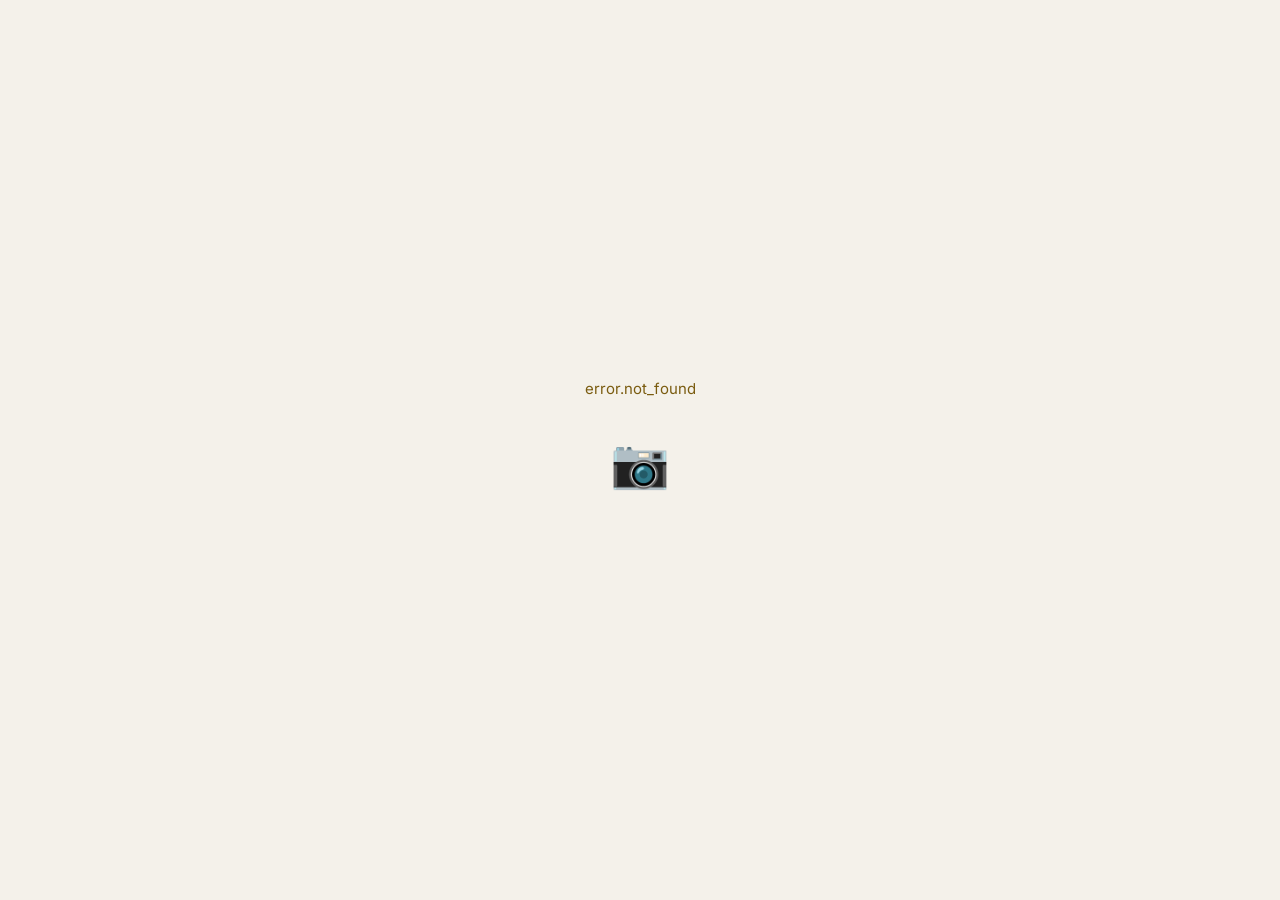
<file: static/index.html>
<!DOCTYPE html>
<html lang="uz">
<head>
<meta charset="UTF-8">
<meta name="viewport" content="width=device-width, initial-scale=1.0, maximum-scale=1.0, user-scalable=no">
<title>Taomly</title>
<link rel="manifest" href="/static/manifest.json" id="pwaManifest">
<meta name="theme-color" content="#F4F1EA" id="pwaThemeColor">
<meta name="mobile-web-app-capable" content="yes">
<meta name="apple-mobile-web-app-capable" content="yes">
<meta name="apple-mobile-web-app-status-bar-style" content="default">
<meta name="apple-mobile-web-app-title" content="Taomly" id="pwaTitle">
<link rel="apple-touch-icon" href="/static/apple-touch-icon.png">
<link rel="icon" type="image/png" sizes="192x192" href="/static/icon-192.png">
<link rel="icon" type="image/svg+xml" href="/static/favicon.svg">
<script src="https://telegram.org/js/telegram-web-app.js"></script>
<script src="/static/js/state.js"></script>
<script src="/static/js/utils.js"></script>
<script src="/static/js/i18n.js"></script>
<script src="/static/js/theme.js"></script>
<script src="/static/js/api.js"></script>
<script src="/static/js/menu.js"></script>
<script src="/static/js/modal.js"></script>
<script src="/static/js/cart.js"></script>
<script src="/static/js/orders.js"></script>
<script src="/static/js/app.js"></script>
<link rel="preconnect" href="https://fonts.googleapis.com">
<link rel="preconnect" href="https://fonts.gstatic.com" crossorigin>
<link href="https://fonts.googleapis.com/css2?family=Cormorant+Garamond:ital,wght@0,300;0,400;0,500;0,600;1,300;1,400;1,500&family=EB+Garamond:ital,wght@0,400;0,500;1,400&family=Inter:wght@300;400;500;600&display=swap" rel="stylesheet">
<link rel="stylesheet" href="/static/css/app.css">
</head>
<body>

<!-- SPLASH -->
<div id="splash">
  <div class="spl-body">
    <div class="spl-med">
      <div class="spl-r1"></div>
      <div class="spl-r2"></div>
      <div class="spl-r3"></div>
      <div class="spl-face">
        <div class="spl-L" id="splashLetter">T</div>
      </div>
    </div>
    <div class="spl-wordmark">
      <div class="spl-name" id="splashName">TAOMLY</div>
    </div>
    <div class="spl-thread"></div>
    <div class="spl-tag" data-i18n="hero.tagline">Fine Dining Experience</div>
  </div>
</div>

<!-- HERO -->
<div id="heroScreen">
  <div class="hero-bg">
    <div class="hero-marble"></div>
    <div class="hero-veil"></div>
  </div>
  <div class="hero-content">
    <div class="hero-top">
      <div class="hero-wings">
        <div class="hero-wing"></div>
        <div class="hero-med" id="heroMed">
          <div class="hero-med-L" id="heroMedL">T</div>
        </div>
        <div class="hero-wing right"></div>
      </div>
    </div>
    <div class="hero-mid">
      <div class="hero-eyebrow">Fine Dining · President Collection</div>
      <div class="hero-name" id="heroName">Restoran</div>
      <div class="hero-rule"><div class="hero-rule-diamond"></div></div>
      <div class="hero-chips">
        <div class="hero-chip open">
          <div class="dot"></div><span data-i18n="hero.open">Ochiq</span>
        </div>
        <div class="hero-chip" id="heroAddr" style="display:none">
          <svg class="icon" viewBox="0 0 24 24"><path d="M12 21s-7-7.5-7-11a7 7 0 1 1 14 0c0 3.5-7 11-7 11z"/><circle cx="12" cy="10" r="2"/></svg>
          <span id="heroAddrText"></span>
        </div>
        <div class="hero-chip" id="heroHours" style="display:none">
          <svg class="icon" viewBox="0 0 24 24"><circle cx="12" cy="12" r="10"/><polyline points="12 6 12 12 16 14"/></svg>
          <span id="heroHoursText"></span>
        </div>
      </div>
    </div>
    <div class="hero-bottom">
      <button class="hero-btn" onclick="enterMenu()">
        <svg class="icon" viewBox="0 0 24 24"><path d="M9 5H7a2 2 0 0 0-2 2v12a2 2 0 0 0 2 2h10a2 2 0 0 0 2-2V7a2 2 0 0 0-2-2h-2M9 5a2 2 0 0 0 2 2h2a2 2 0 0 0 2-2M9 5a2 2 0 0 1 2-2h2a2 2 0 0 1 2 2"/></svg>
        <span data-i18n="hero.view_menu">Смотреть меню</span>
      </button>
    </div>
  </div>
</div>

<!-- MENU -->
<div id="menuScreen" style="display:none">
  <div class="header">
    <div class="hdr-top">
      <div class="rest-emb" id="restaurantLogo">
        <div class="rest-emb-L" id="restaurantLetter">T</div>
      </div>
      <div class="rest-info">
        <div class="rest-name" id="restaurantName" data-i18n="common.loading">Yuklanmoqda…</div>
        <div class="rest-addr" id="restaurantAddress" style="display:none">
          <svg class="icon" viewBox="0 0 24 24"><path d="M12 21s-7-7.5-7-11a7 7 0 1 1 14 0c0 3.5-7 11-7 11z"/><circle cx="12" cy="10" r="2"/></svg>
          <span id="restaurantAddressText"></span>
        </div>
        <div id="tableBadge" style="display:none" class="tbl-badge">
          <svg class="icon" viewBox="0 0 24 24"><path d="M3 9h18v10H3zM7 9V6a1 1 0 0 1 1-1h8a1 1 0 0 1 1 1v3"/></svg>
          <span id="tableBadgeText"></span>
        </div>
      </div>
    </div>
    <div class="hdr-rule"></div>
    <div id="welcomeLine" style="display:none" class="welcome-line">
      <div class="welcome-text" id="welcomeText"></div>
    </div>
    <div id="popularSection" style="display:none" class="pop-rail">
      <div class="pop-brow" data-i18n="popular.title">Популярное</div>
      <div class="pop-scroll" id="popularScroll"></div>
    </div>
    <div class="cat-nav" id="categoriesNav"></div>
  </div>
  <div class="main" id="menuContent">
    <div class="skel-wrap">
      <div class="skel-card"><div class="skel-photo"><div class="shimmer"></div></div><div class="skel-body"><div class="skel-line w35"></div><div class="skel-line w65"></div><div class="skel-line w45"></div></div></div>
      <div class="skel-card"><div class="skel-photo"><div class="shimmer"></div></div><div class="skel-body"><div class="skel-line w35"></div><div class="skel-line w65"></div><div class="skel-line w45"></div></div></div>
      <div class="skel-card"><div class="skel-photo"><div class="shimmer"></div></div><div class="skel-body"><div class="skel-line w35"></div><div class="skel-line w65"></div><div class="skel-line w45"></div></div></div>
      <div class="skel-card"><div class="skel-photo"><div class="shimmer"></div></div><div class="skel-body"><div class="skel-line w35"></div><div class="skel-line w65"></div><div class="skel-line w45"></div></div></div>
      <div class="skel-card"><div class="skel-photo"><div class="shimmer"></div></div><div class="skel-body"><div class="skel-line w35"></div><div class="skel-line w65"></div><div class="skel-line w45"></div></div></div>
    </div>
  </div>
</div>

<!-- CART SCREEN -->
<div id="cartScreen" class="screen">
  <div class="scr-hdr">
    <button class="back-btn" onclick="closeCart()">
      <svg class="icon" viewBox="0 0 24 24"><path d="M15 18l-6-6 6-6"/></svg>
    </button>
    <span class="scr-title" data-i18n="menu.cart">Savat</span>
  </div>
  <div class="cart-list" id="cartItemsList"></div>
  <div class="sec-block" id="orderTypeSection">
    <div class="sec-brow" data-i18n="cart.order_type">Buyurtma turi</div>
    <div class="type-grid">
      <div class="type-btn active" id="typeDelivery" onclick="selectType('delivery')">
        <div class="type-icon"><svg class="icon" viewBox="0 0 24 24"><circle cx="6" cy="19" r="2"/><circle cx="17" cy="19" r="2"/><path d="M4 19h2l1.5-9H17l3 6h-2M7.5 10L6 5H3"/></svg></div>
        <div class="type-lbl" data-i18n="cart.delivery">Yetkazib berish</div>
      </div>
      <div class="type-btn" id="typeTakeaway" onclick="selectType('takeaway')">
        <div class="type-icon"><svg class="icon" viewBox="0 0 24 24"><path d="M4 9h16l-1.5 11a1 1 0 0 1-1 .9H6.5a1 1 0 0 1-1-.9L4 9zM8 9V6a4 4 0 0 1 8 0v3"/></svg></div>
        <div class="type-lbl" data-i18n="cart.takeaway">Olib ketish</div>
      </div>
    </div>
  </div>
  <div class="tbl-banner" id="tableBanner" style="display:none">
    <div class="tbl-ban-ico"><svg class="icon" viewBox="0 0 24 24"><path d="M3 9h18v10H3zM7 9V6a1 1 0 0 1 1-1h8a1 1 0 0 1 1 1v3"/></svg></div>
    <div>
      <div class="tbl-ban-name" id="tableBannerTitle">Stol №1</div>
      <div class="tbl-ban-sub" data-i18n="cart.table_delivery">Buyurtma stolga yetkaziladi</div>
    </div>
  </div>
  <div class="form-sec">
    <div class="form-field"><input class="form-input" type="text" id="clientName" placeholder="Ismingiz" data-i18n-placeholder="checkout.name_placeholder"/></div>
    <div class="form-field"><input class="form-input" type="tel" id="clientPhone" placeholder="+998 XX XXX XX XX" value="+998"/></div>
    <div class="form-field"><input class="form-input" type="text" id="clientAddress" placeholder="Manzil (yetkazib berish uchun)" data-i18n-placeholder="checkout.address_placeholder"/></div>
    <div class="form-field"><textarea class="form-input form-textarea" id="clientComment" placeholder="Izoh (ixtiyoriy)" data-i18n-placeholder="checkout.comment_placeholder"></textarea></div>
  </div>
  <div class="sum-card">
    <div class="sum-row"><span id="summaryCount">0 ta taom</span><span id="summarySubtotal">0</span></div>
    <div class="sum-row" id="deliveryFeeRow" style="display:none">
      <span data-i18n="checkout.delivery_fee">Yetkazib berish</span><span id="deliveryFeeVal">0</span>
    </div>
    <div class="sum-row" id="minOrderRow" style="display:none;color:var(--ink4);font-size:12px;">
      <span id="minOrderText"></span>
    </div>
    <div class="sum-rule"></div>
    <div class="sum-row total"><span data-i18n="cart.total">Jami</span><span class="sum-val" id="summaryTotal">0</span></div>
  </div>
  <button class="checkout-btn" id="checkoutBtn" onclick="submitOrder()" data-i18n="cart.submit">Buyurtma berish</button>
</div>

<!-- SUCCESS -->
<div id="successScreen" class="screen">
  <div class="succ-gem"><svg class="icon" viewBox="0 0 24 24"><path d="M20 6L9 17l-5-5"/></svg></div>
  <div class="succ-title" data-i18n="order.accepted">Buyurtma qabul qilindi</div>
  <div class="succ-sub" id="successSubtitle">Tez orada siz bilan bog'lanamiz.</div>
  <div class="succ-id">
    <div class="succ-id-lbl" data-i18n="success.order_number">Buyurtma raqami</div>
    <div class="succ-id-val" id="successOrderId">#0000</div>
  </div>
  <div class="order-status-block" id="orderStatusBlock" style="display:none">
    <div class="status-steps" id="statusSteps"></div>
  </div>
  <button class="back-menu-btn" onclick="backToMenu()" data-i18n="success.back_to_menu">Menyuga qaytish</button>
</div>

<!-- MODAL -->
<div class="modal-overlay" id="productModalOverlay" onclick="if(event.target===this)closeProductModal()">
  <div class="modal">
    <div class="modal-grip"></div>
    <button class="modal-close" onclick="closeProductModal()"><svg class="icon" viewBox="0 0 24 24"><path d="M18 6L6 18M6 6l12 12"/></svg></button>
    <div class="modal-photo" id="productModalPhoto"></div>
    <div class="modal-body">
      <div class="modal-badge" id="productModalBadge"></div>
      <div class="modal-name" id="productModalName"></div>
      <div class="modal-desc" id="productModalDesc"></div>
      <div class="modal-footer">
        <div id="modalPriceBlock">
          <div class="modal-pval" id="productModalPrice"></div>
          <div class="modal-curr" id="modalCurrLabel"></div>
        </div>
        <div id="productModalCtrl"></div>
      </div>
    </div>
  </div>
</div>

<!-- CART BAR -->
<div class="cart-bar" id="cartBar">
  <div class="cart-cap" onclick="openCart()">
    <div class="cart-left">
      <div class="cart-gem"><span id="cartCountBadge">0</span></div>
      <span class="cart-lbl" data-i18n="menu.cart">Savat</span>
    </div>
    <span class="cart-tot" id="cartTotalBar">0</span>
    <div class="cart-arr"><svg class="icon" viewBox="0 0 24 24"><path d="M5 12h14M12 5l7 7-7 7"/></svg></div>
  </div>
</div>


</body>
</html>
</file>
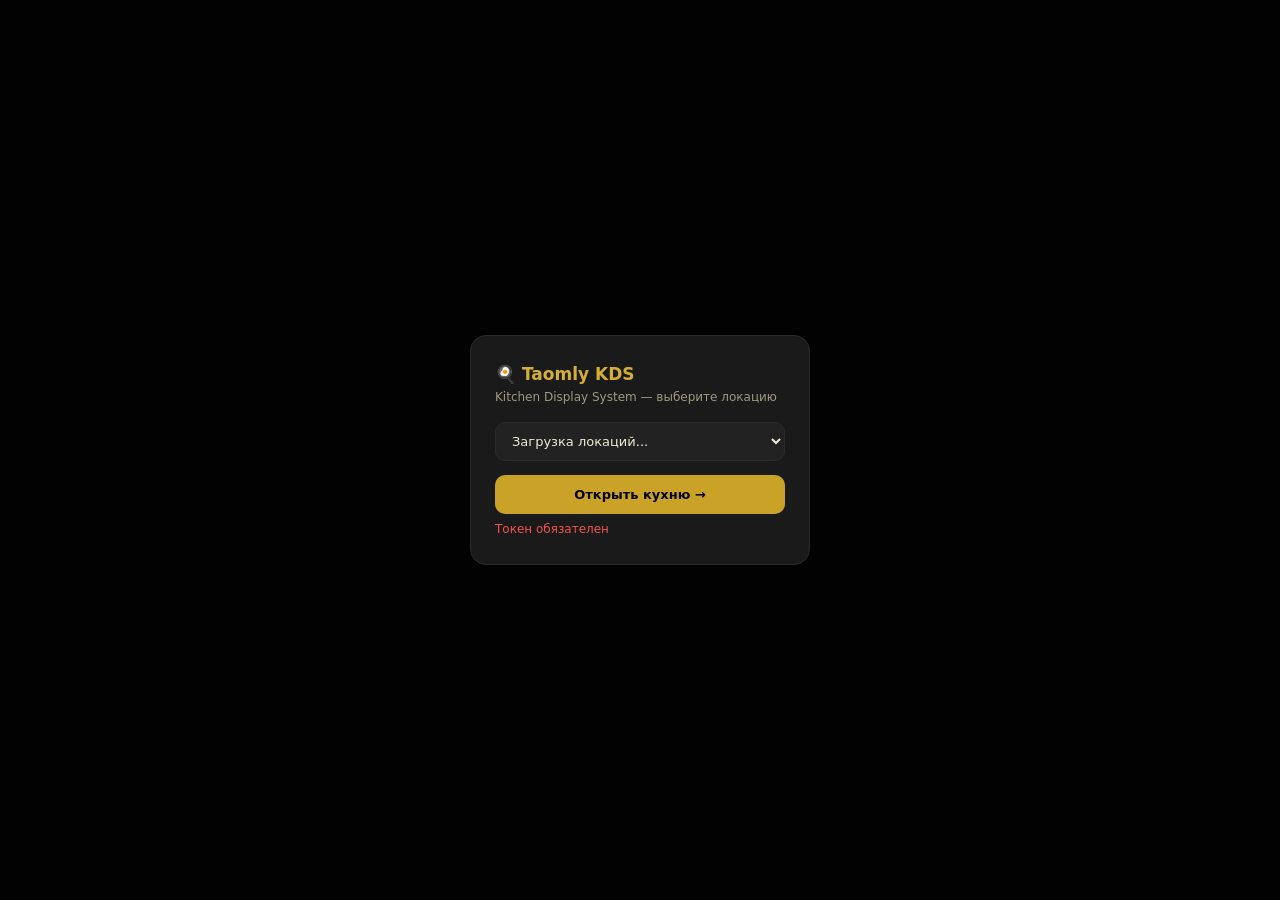
<file: static/kds.html>
<!DOCTYPE html>
<html lang="uz">
<head>
  <meta charset="UTF-8">
  <meta name="viewport" content="width=device-width, initial-scale=1.0">
  <title>Taomly KDS</title>
  <style>
    /* ── Reset & Base ─────────────────────────────────────────── */
    *,*::before,*::after{box-sizing:border-box;margin:0;padding:0;}
    :root{
      --bg:#0f0f0f;
      --surface:#1a1a1a;
      --surface2:#222;
      --border:#2a2a2a;
      --g1:#d4af37;
      --g2:#c9a227;
      --text:#f0ead6;
      --text2:#a09880;
      --text3:#6b6355;
      --accepted:#66BB6A;
      --preparing:#64B5F6;
      --ready:#CE93D8;
      --cancelled:#888;
      --completed:#555;
      --red:#ef5350;
      --radius:12px;
      --shadow:0 2px 12px rgba(0,0,0,.5);
    }
    html,body{height:100%;background:var(--bg);color:var(--text);
      font-family:'Inter',system-ui,-apple-system,sans-serif;font-size:14px;
      -webkit-font-smoothing:antialiased;}

    /* ── Header ───────────────────────────────────────────────── */
    .header{
      display:flex;align-items:center;justify-content:space-between;
      padding:10px 18px;background:var(--surface);border-bottom:1px solid var(--border);
      position:sticky;top:0;z-index:100;
    }
    .header-left{display:flex;align-items:center;gap:12px;}
    .header-logo{font-weight:800;font-size:15px;letter-spacing:.5px;color:var(--g1);}
    .header-location{font-size:12px;color:var(--text2);background:var(--surface2);
      padding:4px 10px;border-radius:100px;border:1px solid var(--border);}
    .header-right{display:flex;align-items:center;gap:8px;}
    .hdr-btn{background:none;border:1px solid var(--border);color:var(--text2);
      padding:6px 12px;border-radius:100px;cursor:pointer;font-size:12px;
      font-family:inherit;transition:all .15s;}
    .hdr-btn:hover{border-color:var(--g2);color:var(--text);}
    .hdr-btn.muted{opacity:.4;}

    /* ── Location selector overlay ────────────────────────────── */
    #locationOverlay{
      position:fixed;inset:0;background:rgba(0,0,0,.85);
      display:flex;align-items:center;justify-content:center;z-index:200;
    }
    .loc-card{
      background:var(--surface);border:1px solid var(--border);border-radius:16px;
      padding:28px 24px;width:340px;max-width:95vw;
    }
    .loc-title{font-size:17px;font-weight:700;color:var(--g1);margin-bottom:6px;}
    .loc-sub{font-size:12px;color:var(--text2);margin-bottom:18px;}
    #locationSelect{
      width:100%;padding:10px 12px;border-radius:10px;border:1px solid var(--border);
      background:var(--surface2);color:var(--text);font-family:inherit;font-size:13px;
      outline:none;margin-bottom:14px;
    }
    #locationSelect:focus{border-color:var(--g2);}
    .loc-btn{
      width:100%;padding:12px;border-radius:10px;border:none;
      background:var(--g2);color:#000;font-weight:700;font-size:13px;
      cursor:pointer;font-family:inherit;transition:background .15s;
    }
    .loc-btn:hover{background:var(--g1);}
    #locError{color:var(--red);font-size:12px;margin-top:8px;display:none;}

    /* ── Main layout ──────────────────────────────────────────── */
    .main{display:grid;grid-template-columns:1fr 320px;gap:1px;
      background:var(--border);height:calc(100vh - 45px);}
    .col{background:var(--bg);overflow-y:auto;padding:14px;}
    .col-header{
      display:flex;align-items:center;justify-content:space-between;
      margin-bottom:12px;
    }
    .col-title{font-size:12px;font-weight:700;letter-spacing:.8px;
      text-transform:uppercase;color:var(--text2);}
    .col-count{
      background:var(--g2);color:#000;font-weight:800;
      padding:2px 8px;border-radius:100px;font-size:11px;
    }

    /* ── Order card ───────────────────────────────────────────── */
    .order-card{
      background:var(--surface);border:1px solid var(--border);
      border-radius:var(--radius);padding:13px 14px;margin-bottom:10px;
      animation:slideIn .2s ease;
    }
    @keyframes slideIn{from{opacity:0;transform:translateY(-6px);}to{opacity:1;transform:translateY(0);}}
    .card-header{display:flex;align-items:flex-start;justify-content:space-between;margin-bottom:8px;}
    .card-id{font-weight:800;font-size:15px;color:var(--text);}
    .card-age{font-size:11px;color:var(--text3);margin-top:2px;}
    .status-badge{
      font-size:10px;font-weight:700;letter-spacing:.4px;padding:3px 9px;
      border-radius:100px;text-transform:uppercase;white-space:nowrap;
    }
    .status-accepted{background:rgba(102,187,106,.15);color:var(--accepted);border:1px solid rgba(102,187,106,.25);}
    .status-preparing{background:rgba(100,181,246,.15);color:var(--preparing);border:1px solid rgba(100,181,246,.25);}
    .status-ready_for_delivery{background:rgba(206,147,216,.15);color:var(--ready);border:1px solid rgba(206,147,216,.25);}
    .status-completed{background:rgba(80,80,80,.2);color:var(--completed);border:1px solid rgba(80,80,80,.3);}
    .status-cancelled{background:rgba(100,100,100,.15);color:var(--cancelled);border:1px solid rgba(100,100,100,.25);}

    .card-meta{display:flex;align-items:center;gap:6px;margin-bottom:10px;flex-wrap:wrap;}
    .meta-chip{
      font-size:11px;padding:3px 8px;border-radius:6px;
      background:var(--surface2);color:var(--text2);border:1px solid var(--border);
    }
    .meta-chip.table{background:rgba(212,175,55,.1);color:var(--g2);border-color:rgba(212,175,55,.2);}
    .meta-chip.paid{background:rgba(102,187,106,.1);color:var(--accepted);border-color:rgba(102,187,106,.25);}
    .meta-chip.client{background:rgba(100,181,246,.08);color:var(--preparing);}

    .divider{height:1px;background:var(--border);margin:8px 0;}

    .items-list{margin-bottom:10px;}
    .item-row{padding:3px 0;font-size:13px;}
    .item-main{display:flex;align-items:baseline;gap:6px;}
    .item-qty{font-weight:700;color:var(--g2);min-width:20px;}
    .item-name{color:var(--text);}
    .item-variant{color:var(--text2);font-size:11px;}
    .item-mods{padding-left:26px;}
    .item-mod{font-size:11px;color:var(--text3);padding:1px 0;}
    .item-mod::before{content:"+ ";color:var(--text3);}

    .card-comment{
      font-size:11px;color:var(--text2);background:var(--surface2);
      border-radius:6px;padding:5px 8px;margin-bottom:10px;
      border-left:2px solid var(--g2);
    }
    .card-comment::before{content:"💬 ";}

    .card-actions{display:flex;gap:6px;flex-wrap:wrap;}
    .btn-action{
      flex:1;padding:9px 10px;border-radius:8px;border:none;
      font-family:inherit;font-size:12px;font-weight:700;cursor:pointer;
      transition:all .15s;min-width:80px;
    }
    .btn-next{background:var(--g2);color:#000;}
    .btn-next:hover{background:var(--g1);}
    .btn-cancel{
      background:rgba(239,83,80,.12);color:var(--red);
      border:1px solid rgba(239,83,80,.25);flex:0;padding:9px 12px;
    }
    .btn-cancel:hover{background:rgba(239,83,80,.22);}

    /* ── History card (right column) ──────────────────────────── */
    .history-card{
      background:var(--surface2);border:1px solid var(--border);
      border-radius:var(--radius);padding:10px 12px;margin-bottom:8px;
      opacity:.75;
    }
    .history-header{display:flex;align-items:center;justify-content:space-between;margin-bottom:4px;}
    .history-id{font-size:13px;font-weight:700;color:var(--text2);}
    .history-age{font-size:10px;color:var(--text3);}
    .history-summary{font-size:11px;color:var(--text3);}

    /* ── Empty state ──────────────────────────────────────────── */
    .empty{
      text-align:center;padding:60px 20px;color:var(--text3);
    }
    .empty-icon{font-size:36px;margin-bottom:12px;}
    .empty-text{font-size:13px;}

    /* ── Toast ────────────────────────────────────────────────── */
    #toast{
      position:fixed;bottom:20px;left:50%;transform:translateX(-50%) translateY(80px);
      background:var(--surface);border:1px solid var(--border);
      border-radius:12px;padding:10px 18px;font-size:13px;color:var(--text);
      box-shadow:var(--shadow);transition:transform .3s ease;z-index:500;
      white-space:nowrap;pointer-events:none;
    }
    #toast.show{transform:translateX(-50%) translateY(0);}
    #toast.error{border-color:var(--red);color:var(--red);}

    /* ── New order flash ──────────────────────────────────────── */
    #newFlash{
      position:fixed;top:0;left:0;right:0;height:3px;
      background:linear-gradient(90deg,var(--g1),var(--g2),var(--g1));
      opacity:0;transition:opacity .15s;z-index:300;pointer-events:none;
    }
    #newFlash.show{opacity:1;}
  </style>
</head>
<body>

<!-- ── Location selector overlay ────────────────────────────── -->
<div id="locationOverlay">
  <div class="loc-card">
    <div class="loc-title">🍳 Taomly KDS</div>
    <div class="loc-sub">Kitchen Display System — выберите локацию</div>
    <select id="locationSelect">
      <option value="">Загрузка локаций...</option>
    </select>
    <button class="loc-btn" onclick="selectLocation()">Открыть кухню →</button>
    <div id="locError"></div>
  </div>
</div>

<!-- ── New order flash ──────────────────────────────────────── -->
<div id="newFlash"></div>

<!-- ── Header ───────────────────────────────────────────────── -->
<div class="header" id="header" style="display:none">
  <div class="header-left">
    <div class="header-logo">🍳 KDS</div>
    <div class="header-location" id="headerLocation">—</div>
  </div>
  <div class="header-right">
    <button class="hdr-btn" id="soundBtn" onclick="toggleSound()" title="Звук">🔔</button>
    <button class="hdr-btn" onclick="doLogout()">Выход</button>
  </div>
</div>

<!-- ── Main ──────────────────────────────────────────────────── -->
<div class="main" id="main" style="display:none">
  <!-- Active queue (left) -->
  <div class="col" id="activeCol">
    <div class="col-header">
      <div class="col-title">Активные заказы</div>
      <div class="col-count" id="activeCount">0</div>
    </div>
    <div id="activeOrders"><div class="empty"><div class="empty-icon">✅</div><div class="empty-text">Нет активных заказов</div></div></div>
  </div>
  <!-- History (right) -->
  <div class="col" id="historyCol">
    <div class="col-header">
      <div class="col-title">Сегодня · Готово / Отменено</div>
    </div>
    <div id="historyOrders"><div class="empty"><div class="empty-icon">📋</div><div class="empty-text">История пуста</div></div></div>
  </div>
</div>

<!-- ── Toast ────────────────────────────────────────────────── -->
<div id="toast"></div>

<script>
// ────────────────────────────────────────────────────────────────────────────
// CONFIG & STATE
// ────────────────────────────────────────────────────────────────────────────
const API = '';  // same-origin
let AUTH_TOKEN = localStorage.getItem('kds_token') || '';
let RESTAURANT_ID = parseInt(localStorage.getItem('kds_restaurant_id') || '0', 10);
let LOCATION_ID = parseInt(localStorage.getItem('kds_location_id') || '0', 10);
let LOCATION_NAME = localStorage.getItem('kds_location_name') || '';

let _activeOrders = [];
let _prevActiveCount = 0;
let _pollTimer = null;
let _soundEnabled = localStorage.getItem('kds_sound') === 'true';
const _origTitle = document.title;

// ────────────────────────────────────────────────────────────────────────────
// INIT
// ────────────────────────────────────────────────────────────────────────────
async function init() {
  if (!AUTH_TOKEN || !RESTAURANT_ID) {
    // No stored credentials — try to get them from admin.html flow
    // (user navigated from /admin). Otherwise show login.
    await promptLogin();
    return;
  }
  await loadLocations();
}

async function promptLogin() {
  // KDS reuses restaurant_admin JWT from localStorage (same key as admin.html)
  const stored = localStorage.getItem('taomly_token');
  const storedId = parseInt(localStorage.getItem('taomly_restaurant_id') || '0', 10);
  if (stored && storedId) {
    AUTH_TOKEN = stored;
    RESTAURANT_ID = storedId;
    localStorage.setItem('kds_token', AUTH_TOKEN);
    localStorage.setItem('kds_restaurant_id', String(RESTAURANT_ID));
    await loadLocations();
    return;
  }
  // Fallback: ask for JWT token directly
  const token = window.prompt('Вставьте JWT-токен ресторана (из /admin → скопируйте токен):');
  if (!token) { document.getElementById('locError').style.display = 'block';
    document.getElementById('locError').textContent = 'Токен обязателен'; return; }
  AUTH_TOKEN = token.trim();
  // Decode restaurant_id from JWT payload (base64)
  try {
    const payload = JSON.parse(atob(AUTH_TOKEN.split('.')[1]));
    RESTAURANT_ID = payload.restaurant_id || 0;
  } catch(e) {
    document.getElementById('locError').style.display = 'block';
    document.getElementById('locError').textContent = 'Неверный токен';
    return;
  }
  localStorage.setItem('kds_token', AUTH_TOKEN);
  localStorage.setItem('kds_restaurant_id', String(RESTAURANT_ID));
  await loadLocations();
}

async function loadLocations() {
  // If we already have a saved location, go directly.
  if (LOCATION_ID && LOCATION_NAME) {
    await openKDS(LOCATION_ID, LOCATION_NAME);
    return;
  }
  // Fetch locations for this restaurant.
  try {
    const res = await fetch(`${API}/api/restaurants/${RESTAURANT_ID}/locations`, {
      headers: { 'Authorization': `Bearer ${AUTH_TOKEN}` }
    });
    if (!res.ok) throw new Error(`HTTP ${res.status}`);
    const locs = await res.json();
    const sel = document.getElementById('locationSelect');
    sel.innerHTML = '<option value="">— выберите локацию —</option>';
    (locs.locations || locs).forEach(l => {
      const opt = document.createElement('option');
      opt.value = l.id;
      opt.textContent = l.name;
      sel.appendChild(opt);
    });
    // Auto-select if only one location
    if ((locs.locations || locs).length === 1) {
      sel.value = (locs.locations || locs)[0].id;
    }
  } catch(e) {
    document.getElementById('locError').style.display = 'block';
    document.getElementById('locError').textContent = `Ошибка загрузки локаций: ${e.message}`;
  }
}

function selectLocation() {
  const sel = document.getElementById('locationSelect');
  const id = parseInt(sel.value, 10);
  const name = sel.options[sel.selectedIndex]?.textContent || '';
  if (!id) {
    document.getElementById('locError').style.display = 'block';
    document.getElementById('locError').textContent = 'Выберите локацию';
    return;
  }
  document.getElementById('locError').style.display = 'none';
  localStorage.setItem('kds_location_id', String(id));
  localStorage.setItem('kds_location_name', name);
  LOCATION_ID = id;
  LOCATION_NAME = name;
  openKDS(id, name);
}

function openKDS(locationId, locationName) {
  document.getElementById('locationOverlay').style.display = 'none';
  document.getElementById('header').style.display = 'flex';
  document.getElementById('main').style.display = 'grid';
  document.getElementById('headerLocation').textContent = locationName;
  updateSoundBtn();
  _startPolling();
  loadOrders();
}

function doLogout() {
  localStorage.removeItem('kds_location_id');
  localStorage.removeItem('kds_location_name');
  localStorage.removeItem('kds_token');
  localStorage.removeItem('kds_restaurant_id');
  location.reload();
}

// ────────────────────────────────────────────────────────────────────────────
// DATA LOADING
// ────────────────────────────────────────────────────────────────────────────
async function loadOrders() {
  try {
    // Active queue
    const activeRes = await fetch(
      `${API}/api/orders/kds/${RESTAURANT_ID}?location_id=${LOCATION_ID}`,
      { headers: { 'Authorization': `Bearer ${AUTH_TOKEN}` } }
    );
    if (activeRes.status === 401) { doLogout(); return; }
    if (!activeRes.ok) throw new Error(`HTTP ${activeRes.status}`);
    const active = await activeRes.json();

    // History (completed + cancelled today)
    const histRes = await fetch(
      `${API}/api/orders/kds/${RESTAURANT_ID}?location_id=${LOCATION_ID}&include_history=true`,
      { headers: { 'Authorization': `Bearer ${AUTH_TOKEN}` } }
    );
    const all = histRes.ok ? await histRes.json() : active;
    const history = all
      .filter(o => ['completed','cancelled'].includes(o.status))
      .sort((a,b) => new Date(b.created_at) - new Date(a.created_at))
      .slice(0, 20);

    // Detect new orders
    const newCount = active.length;
    if (_activeOrders.length > 0 && newCount > _prevActiveCount) {
      _onNewOrders(newCount);
    }
    _prevActiveCount = newCount;
    _activeOrders = active;

    renderActive(active);
    renderHistory(history);
    document.getElementById('activeCount').textContent = active.length;
  } catch(e) {
    showToast(`Ошибка обновления: ${e.message}`, true);
  }
}

// ────────────────────────────────────────────────────────────────────────────
// RENDER
// ────────────────────────────────────────────────────────────────────────────
function renderActive(orders) {
  const el = document.getElementById('activeOrders');
  if (!orders.length) {
    el.innerHTML = '<div class="empty"><div class="empty-icon">✅</div><div class="empty-text">Нет активных заказов</div></div>';
    return;
  }
  el.innerHTML = '';
  orders.forEach(o => el.appendChild(makeActiveCard(o)));
}

function renderHistory(orders) {
  const el = document.getElementById('historyOrders');
  if (!orders.length) {
    el.innerHTML = '<div class="empty"><div class="empty-icon">📋</div><div class="empty-text">История пуста</div></div>';
    return;
  }
  el.innerHTML = '';
  orders.forEach(o => el.appendChild(makeHistoryCard(o)));
}

function esc(s) {
  if (s == null) return '';
  return String(s).replace(/&/g,'&amp;').replace(/</g,'&lt;').replace(/>/g,'&gt;')
    .replace(/"/g,'&quot;').replace(/'/g,'&#39;');
}

function timeAgo(iso) {
  const diff = Math.floor((Date.now() - new Date(iso)) / 1000);
  if (diff < 60) return `${diff} сек`;
  if (diff < 3600) return `${Math.floor(diff/60)} мин`;
  return `${Math.floor(diff/3600)} ч ${Math.floor((diff%3600)/60)} мин`;
}

function typeLabel(t) {
  return {dine_in:'🍽️ В зале', takeaway:'🥡 Самовывоз', delivery:'🛵 Доставка'}[t] || t;
}

function statusLabel(s) {
  return {
    accepted:'Принят', preparing:'Готовится',
    ready_for_delivery:'Готов', delivering:'В доставке',
    completed:'Выполнен', cancelled:'Отменён',
  }[s] || s;
}

// Next status in kitchen flow (delivery uses delivering, others skip to completed)
function nextStatus(status) {
  const chain = {
    accepted: 'preparing',
    preparing: 'ready_for_delivery',
    ready_for_delivery: 'delivering',
  };
  return chain[status] || null;
}

function nextLabel(status) {
  return {
    accepted: '▶ Начать готовить',
    preparing: '✓ Готово',
    ready_for_delivery: '🚀 Выдать / Курьер',
  }[status] || null;
}

const _CANCELLABLE = ['accepted','preparing','ready_for_delivery'];

function makeActiveCard(o) {
  const div = document.createElement('div');
  div.className = 'order-card';

  // Items HTML
  const itemsHtml = (o.items || []).map(item => {
    const modsHtml = (item.selected_modifiers || [])
      .map(m => `<div class="item-mod">${esc(m.name)}</div>`).join('');
    const variantHtml = item.variant_name
      ? ` <span class="item-variant">(${esc(item.variant_name)})</span>` : '';
    return `<div class="item-row">
      <div class="item-main">
        <span class="item-qty">${item.quantity}×</span>
        <span class="item-name">${esc(item.name)}${variantHtml}</span>
      </div>
      ${modsHtml ? `<div class="item-mods">${modsHtml}</div>` : ''}
    </div>`;
  }).join('');

  // Meta chips
  let metaHtml = `<span class="meta-chip">${esc(typeLabel(o.order_type))}</span>`;
  if (o.order_type === 'dine_in' && o.table_number)
    metaHtml += `<span class="meta-chip table">🪑 Стол ${esc(o.table_number)}</span>`;
  if (o.order_type === 'takeaway' && o.client_name)
    metaHtml += `<span class="meta-chip client">👤 ${esc(o.client_name)}</span>`;
  if (o.paid_at)
    metaHtml += `<span class="meta-chip paid">✓ Оплачен</span>`;

  const commentHtml = o.comment
    ? `<div class="card-comment">${esc(o.comment)}</div>` : '';

  const ns = nextStatus(o.status);
  const nl = nextLabel(o.status);
  const actionHtml = nl && ns
    ? `<button class="btn-action btn-next" onclick="changeStatus(${o.id},'${ns}')">${esc(nl)}</button>`
    : '';
  const cancelHtml = _CANCELLABLE.includes(o.status)
    ? `<button class="btn-action btn-cancel" onclick="cancelOrder(${o.id})">✕ Отмена</button>` : '';

  div.innerHTML = `
    <div class="card-header">
      <div>
        <div class="card-id">#${String(o.id).padStart(4,'0')}</div>
        <div class="card-age">${esc(timeAgo(o.created_at))} назад</div>
      </div>
      <span class="status-badge status-${o.status}">${esc(statusLabel(o.status))}</span>
    </div>
    <div class="card-meta">${metaHtml}</div>
    <div class="divider"></div>
    <div class="items-list">${itemsHtml}</div>
    ${commentHtml}
    ${(actionHtml || cancelHtml) ? `<div class="card-actions">${actionHtml}${cancelHtml}</div>` : ''}
  `;
  return div;
}

function makeHistoryCard(o) {
  const div = document.createElement('div');
  div.className = 'history-card';
  const itemCount = (o.items || []).length;
  div.innerHTML = `
    <div class="history-header">
      <div class="history-id">#${String(o.id).padStart(4,'0')}</div>
      <span class="status-badge status-${o.status}">${esc(statusLabel(o.status))}</span>
    </div>
    <div class="history-age">${esc(timeAgo(o.created_at))} назад · ${esc(typeLabel(o.order_type))}</div>
    <div class="history-summary">${itemCount} поз.${o.cancellation_reason ? ' · ' + esc(o.cancellation_reason) : ''}</div>
  `;
  return div;
}

// ────────────────────────────────────────────────────────────────────────────
// ACTIONS (reuse existing PATCH /api/orders/{id}/status)
// ────────────────────────────────────────────────────────────────────────────
async function changeStatus(orderId, newStatus, cancelReason) {
  const body = { status: newStatus };
  if (cancelReason) body.cancellation_reason = cancelReason;
  try {
    const res = await fetch(`${API}/api/orders/${orderId}/status`, {
      method: 'PATCH',
      headers: {
        'Authorization': `Bearer ${AUTH_TOKEN}`,
        'Content-Type': 'application/json',
      },
      body: JSON.stringify(body),
    });
    if (!res.ok) {
      const err = await res.json().catch(() => ({}));
      throw new Error(err.detail || `HTTP ${res.status}`);
    }
    await loadOrders();
  } catch(e) {
    showToast(`Ошибка: ${e.message}`, true);
  }
}

function cancelOrder(orderId) {
  const reason = window.prompt ? window.prompt('Причина отмены (необязательно):', '') : null;
  if (reason === null) return; // user cancelled the prompt
  changeStatus(orderId, 'cancelled', reason || undefined);
}

// ────────────────────────────────────────────────────────────────────────────
// POLLING (10 sec active / 30 sec hidden)
// ────────────────────────────────────────────────────────────────────────────
function _startPolling() {
  if (_pollTimer) clearInterval(_pollTimer);
  const delay = document.hidden ? 30000 : 10000;
  _pollTimer = setInterval(() => {
    if (LOCATION_ID) loadOrders();
  }, delay);
}

document.addEventListener('visibilitychange', () => {
  if (!document.hidden && LOCATION_ID) {
    loadOrders();
    document.title = _origTitle;
  }
  _startPolling();
});

// ────────────────────────────────────────────────────────────────────────────
// NEW ORDER NOTIFICATION
// ────────────────────────────────────────────────────────────────────────────
function _onNewOrders(count) {
  // Flash bar
  const flash = document.getElementById('newFlash');
  flash.classList.remove('show');
  void flash.offsetWidth;
  flash.classList.add('show');
  setTimeout(() => flash.classList.remove('show'), 1400);

  // Title blink
  if (!document.hasFocus()) {
    let flip = false;
    const interval = setInterval(() => {
      document.title = flip ? _origTitle : `🔔 ${count} новых заказов`;
      flip = !flip;
    }, 900);
    setTimeout(() => clearInterval(interval), 8000);
  }

  showToast(`🔔 ${count > 1 ? count + ' новых заказа' : 'Новый заказ'}!`);
  playSound();
}

// ────────────────────────────────────────────────────────────────────────────
// SOUND (Web Audio API — toggleable)
// ────────────────────────────────────────────────────────────────────────────
let _audioCtx = null;
let _audioUnlocked = false;

function _getAudioCtx() {
  if (!_audioCtx) {
    try { _audioCtx = new (window.AudioContext || window.webkitAudioContext)(); } catch(e) {}
  }
  return _audioCtx;
}

function _unlockAudio() {
  if (_audioUnlocked) return;
  const ctx = _getAudioCtx(); if (!ctx) return;
  if (ctx.state === 'suspended') ctx.resume().then(() => { _audioUnlocked = true; });
  else _audioUnlocked = true;
}

document.addEventListener('touchstart', _unlockAudio, { once: true, passive: true });
document.addEventListener('click', _unlockAudio, { once: true });

function playSound() {
  if (!_soundEnabled) return;
  const ctx = _getAudioCtx(); if (!ctx) return;
  const play = () => {
    try {
      [880, 1100, 880].forEach((freq, i) => {
        const osc = ctx.createOscillator();
        const gain = ctx.createGain();
        osc.connect(gain); gain.connect(ctx.destination);
        osc.type = 'sine'; osc.frequency.value = freq;
        const t = ctx.currentTime + i * 0.20;
        gain.gain.setValueAtTime(0, t);
        gain.gain.linearRampToValueAtTime(0.12, t + 0.02);
        gain.gain.exponentialRampToValueAtTime(0.001, t + 0.38);
        osc.start(t); osc.stop(t + 0.40);
      });
    } catch(e) {}
  };
  if (ctx.state === 'suspended') ctx.resume().then(play); else play();
}

function toggleSound() {
  _soundEnabled = !_soundEnabled;
  localStorage.setItem('kds_sound', _soundEnabled);
  updateSoundBtn();
  if (_soundEnabled) { _unlockAudio(); playSound(); }
  showToast(_soundEnabled ? '🔔 Звук включён' : '🔕 Звук выключен');
}

function updateSoundBtn() {
  const btn = document.getElementById('soundBtn');
  if (!btn) return;
  btn.classList.toggle('muted', !_soundEnabled);
  btn.textContent = _soundEnabled ? '🔔' : '🔕';
}

// ────────────────────────────────────────────────────────────────────────────
// TOAST
// ────────────────────────────────────────────────────────────────────────────
let _toastTimer = null;
function showToast(msg, isError = false) {
  const el = document.getElementById('toast');
  el.textContent = msg;
  el.className = 'show' + (isError ? ' error' : '');
  if (_toastTimer) clearTimeout(_toastTimer);
  _toastTimer = setTimeout(() => el.className = '', 3500);
}

// ────────────────────────────────────────────────────────────────────────────
// AGES UPDATE (every 30 sec without full reload)
// ────────────────────────────────────────────────────────────────────────────
setInterval(() => {
  document.querySelectorAll('.card-age').forEach(el => {
    const order = _activeOrders.find(o =>
      el.closest('.order-card')?.querySelector('.card-id')?.textContent
        === `#${String(o.id).padStart(4,'0')}`
    );
    if (order) el.textContent = `${timeAgo(order.created_at)} назад`;
  });
}, 30000);

// ────────────────────────────────────────────────────────────────────────────
// START
// ────────────────────────────────────────────────────────────────────────────
init();
</script>
</body>
</html>
</file>
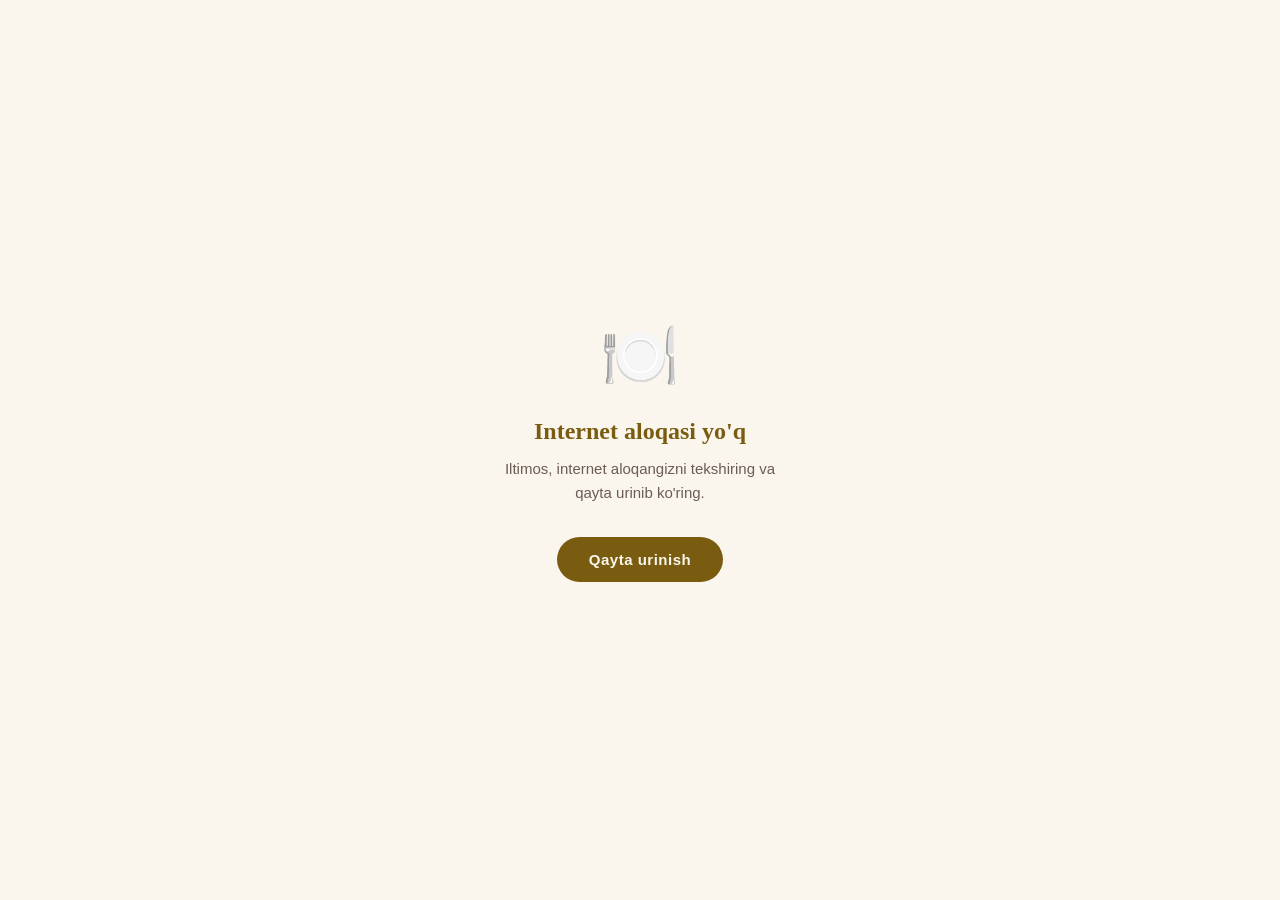
<file: static/offline.html>
<!DOCTYPE html>
<html lang="uz">
<head>
  <meta charset="UTF-8">
  <meta name="viewport" content="width=device-width, initial-scale=1.0">
  <title>Taomly — Ulanish yo'q</title>
  <style>
    * { margin: 0; padding: 0; box-sizing: border-box; }
    body {
      font-family: -apple-system, BlinkMacSystemFont, 'Segoe UI', sans-serif;
      background: #FAF6EE;
      color: #2C211B;
      display: flex;
      flex-direction: column;
      align-items: center;
      justify-content: center;
      min-height: 100vh;
      padding: 24px;
      text-align: center;
    }
    .icon {
      font-size: 64px;
      margin-bottom: 24px;
    }
    h1 {
      font-family: Georgia, serif;
      font-size: 24px;
      color: #7A5C10;
      margin-bottom: 12px;
    }
    p {
      font-size: 15px;
      color: #6B5C54;
      line-height: 1.6;
      max-width: 280px;
      margin-bottom: 32px;
    }
    button {
      background: #7A5C10;
      color: #FAF6EE;
      border: none;
      padding: 14px 32px;
      border-radius: 40px;
      font-size: 15px;
      font-weight: 600;
      cursor: pointer;
      letter-spacing: 0.5px;
    }
    button:active { opacity: 0.8; }
  </style>
</head>
<body>
  <div class="icon">🍽️</div>
  <h1>Internet aloqasi yo'q</h1>
  <p>Iltimos, internet aloqangizni tekshiring va qayta urinib ko'ring.</p>
  <button onclick="window.location.reload()">Qayta urinish</button>
</body>
</html>
</file>
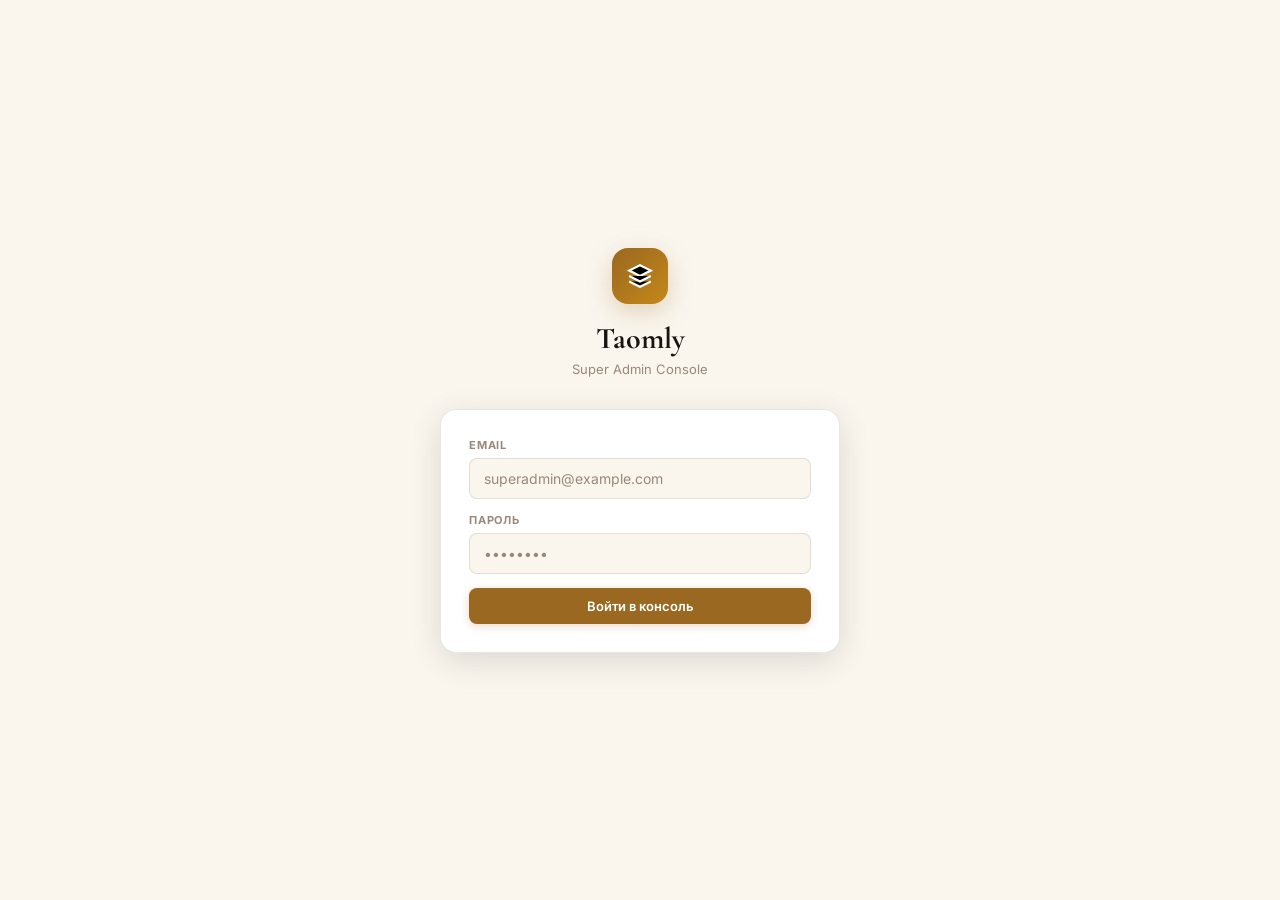
<file: static/superadmin.html>
<!DOCTYPE html>
<html lang="ru">
<head>
<meta charset="UTF-8">
<meta name="viewport" content="width=device-width, initial-scale=1.0">
<title>Taomly — Super Admin</title>
<link rel="icon" type="image/svg+xml" href="/static/favicon.svg">
<meta name="theme-color" content="#FAF6EE">
<meta name="robots" content="noindex, nofollow">
<link rel="preconnect" href="https://fonts.googleapis.com">
<link rel="preconnect" href="https://fonts.gstatic.com" crossorigin>
<link href="https://fonts.googleapis.com/css2?family=Cormorant+Garamond:wght@600;700&family=Inter:wght@400;500;600;700&display=swap" rel="stylesheet">
<style>
*, *::before, *::after { box-sizing: border-box; margin: 0; padding: 0; -webkit-tap-highlight-color: transparent; }

:root {
  --cream:     #FAF6EE;
  --cream-2:   #F2EBE0;
  --cream-3:   #E8DDD0;
  --white:     #FFFFFF;
  --ink:       #1A1410;
  --ink-2:     #3D3028;
  --ink-3:     #6B5A4A;
  --mist:      #9A8878;
  --gold:      #9A6820;
  --gold-l:    #C4881A;
  --gold-dim:  rgba(154,104,32,0.10);
  --gold-border: rgba(154,104,32,0.20);
  --emerald:   #1A7A3A;
  --emerald-dim: rgba(26,122,58,0.10);
  --rose:      #C0282A;
  --rose-dim:  rgba(192,40,42,0.10);
  --amber:     #B86A10;
  --amber-dim: rgba(184,106,16,0.10);
  --blue:      #1A5CA0;
  --blue-dim:  rgba(26,92,160,0.10);
  --line:      rgba(26,20,16,0.10);
  --line-soft: rgba(26,20,16,0.06);
  --sidebar-w: 260px;
  --r-lg: 16px; --r-md: 12px; --r-sm: 8px; --r-xs: 6px;
  --sh: 0 1px 3px rgba(0,0,0,0.08);
  --sh-md: 0 4px 16px rgba(0,0,0,0.10);
  --sh-lg: 0 8px 32px rgba(0,0,0,0.12);
}

html { scroll-behavior: smooth; }
body { font-family: 'Inter', sans-serif; background: var(--cream); color: var(--ink); min-height: 100vh; -webkit-font-smoothing: antialiased; overflow-x: hidden; }
svg { display: block; }
.icon { width: 16px; height: 16px; stroke: currentColor; stroke-width: 1.6; fill: none; stroke-linecap: round; stroke-linejoin: round; flex-shrink: 0; }

/* LOGIN */
#loginScreen { display: flex; align-items: center; justify-content: center; min-height: 100vh; padding: 24px; background: var(--cream); }
.login-wrap { width: 100%; max-width: 400px; }
.login-brand { text-align: center; margin-bottom: 32px; }
.login-mark { display: inline-flex; align-items: center; justify-content: center; width: 56px; height: 56px; background: linear-gradient(135deg, var(--gold), var(--gold-l)); border-radius: 16px; margin-bottom: 16px; box-shadow: 0 8px 24px rgba(154,104,32,0.25); }
.login-mark svg { width: 26px; height: 26px; stroke: #fff; stroke-width: 2; }
.login-wordmark { font-family: 'Cormorant Garamond', serif; font-size: 30px; font-weight: 700; color: var(--ink); }
.login-sub { font-size: 13px; color: var(--mist); margin-top: 4px; }
.login-card { background: var(--white); border: 1px solid var(--line); border-radius: var(--r-lg); padding: 28px; box-shadow: var(--sh-lg); }
.form-group { margin-bottom: 14px; }
.form-label { display: block; font-size: 11px; font-weight: 700; color: var(--mist); margin-bottom: 6px; text-transform: uppercase; letter-spacing: 0.8px; }
.form-control { width: 100%; padding: 11px 14px; background: var(--cream); border: 1px solid var(--line); border-radius: var(--r-sm); font-size: 14px; font-family: inherit; color: var(--ink); outline: none; transition: border-color 0.15s, box-shadow 0.15s; }
.form-control::placeholder { color: var(--mist); }
.form-control:focus { border-color: var(--gold-border); box-shadow: 0 0 0 3px var(--gold-dim); background: var(--white); }
.error-banner { background: var(--rose-dim); border: 1px solid rgba(192,40,42,0.2); border-radius: var(--r-sm); padding: 10px 14px; font-size: 13px; color: var(--rose); margin-bottom: 14px; display: none; }
.error-banner.show { display: block; }

/* BUTTONS */
.btn { display: inline-flex; align-items: center; justify-content: center; gap: 7px; padding: 10px 18px; border-radius: var(--r-sm); font-size: 13px; font-weight: 600; font-family: inherit; cursor: pointer; border: none; transition: all 0.15s; text-decoration: none; white-space: nowrap; }
.btn:active { transform: scale(0.97); }
.btn-gold { background: var(--gold); color: #fff; box-shadow: 0 2px 8px rgba(154,104,32,0.25); }
.btn-gold:hover { background: var(--gold-l); box-shadow: 0 4px 16px rgba(154,104,32,0.35); }
.btn-ghost { background: var(--white); color: var(--ink-3); border: 1px solid var(--line); }
.btn-ghost:hover { background: var(--cream-2); color: var(--ink); }
.btn-danger { background: var(--rose-dim); color: var(--rose); border: 1px solid rgba(192,40,42,0.2); }
.btn-danger:hover { background: rgba(192,40,42,0.15); }
.btn-success { background: var(--emerald-dim); color: var(--emerald); border: 1px solid rgba(26,122,58,0.2); }
.btn-success:hover { background: rgba(26,122,58,0.15); }
.btn-blue { background: var(--blue-dim); color: var(--blue); border: 1px solid rgba(26,92,160,0.2); }
.btn-blue:hover { background: rgba(26,92,160,0.15); }
.btn-sm { padding: 7px 12px; font-size: 12px; }
.btn-full { width: 100%; }
.btn:disabled { opacity: 0.45; cursor: not-allowed; transform: none !important; }

/* APP */
#appScreen { display: none; min-height: 100vh; }
.layout { display: flex; min-height: 100vh; }

/* SIDEBAR */
.sidebar { width: var(--sidebar-w); min-height: 100vh; position: fixed; top: 0; left: 0; z-index: 100; background: var(--white); border-right: 1px solid var(--line); display: flex; flex-direction: column; box-shadow: var(--sh); }
.sidebar-top { padding: 20px 16px 16px; border-bottom: 1px solid var(--line); }
.sidebar-brand { display: flex; align-items: center; gap: 10px; }
.sidebar-mark { width: 36px; height: 36px; border-radius: 10px; background: linear-gradient(135deg, var(--gold), var(--gold-l)); display: flex; align-items: center; justify-content: center; flex-shrink: 0; }
.sidebar-mark svg { width: 18px; height: 18px; stroke: #fff; stroke-width: 2; }
.sidebar-name { font-family: 'Cormorant Garamond', serif; font-size: 20px; font-weight: 700; color: var(--ink); }
.sidebar-edition { font-size: 10px; font-weight: 700; color: var(--rose); letter-spacing: 0.1em; text-transform: uppercase; background: var(--rose-dim); border: 1px solid rgba(192,40,42,0.15); border-radius: 4px; padding: 2px 6px; display: inline-block; margin-top: 2px; }
.sidebar-nav { flex: 1; padding: 12px 8px; overflow-y: auto; }
.nav-section-label { font-size: 10px; font-weight: 700; color: var(--mist); letter-spacing: 0.1em; text-transform: uppercase; padding: 8px 8px 4px; }
.nav-item { display: flex; align-items: center; gap: 10px; padding: 10px 10px; border-radius: var(--r-sm); font-size: 13.5px; font-weight: 500; color: var(--ink-3); cursor: pointer; transition: all 0.15s; margin-bottom: 2px; }
.nav-item:hover { background: var(--cream); color: var(--ink); }
.nav-item.active { background: var(--gold-dim); color: var(--gold); font-weight: 600; border: 1px solid var(--gold-border); }
.sidebar-footer { padding: 14px 16px; border-top: 1px solid var(--line); }
.sa-info { display: flex; align-items: center; gap: 10px; margin-bottom: 10px; }
.sa-avatar { width: 34px; height: 34px; border-radius: 50%; background: var(--rose-dim); border: 1px solid rgba(192,40,42,0.2); display: flex; align-items: center; justify-content: center; font-size: 13px; font-weight: 700; color: var(--rose); flex-shrink: 0; }
.sa-label { font-size: 13px; font-weight: 600; color: var(--ink); }
.sa-role { font-size: 11px; color: var(--rose); }
.btn-logout { display: flex; align-items: center; gap: 7px; width: 100%; padding: 8px 10px; border-radius: var(--r-sm); background: none; border: none; font-size: 12.5px; font-weight: 500; color: var(--mist); cursor: pointer; font-family: inherit; transition: all 0.15s; }
.btn-logout:hover { background: var(--rose-dim); color: var(--rose); }

/* MAIN */
.main { margin-left: var(--sidebar-w); flex: 1; display: flex; flex-direction: column; }
.topbar { position: sticky; top: 0; z-index: 50; background: rgba(250,246,238,0.92); backdrop-filter: blur(16px); border-bottom: 1px solid var(--line); padding: 0 24px; height: 56px; display: flex; align-items: center; gap: 12px; }
.topbar-title { font-size: 15px; font-weight: 700; color: var(--ink); flex: 1; }
.topbar-badge { font-size: 11px; font-weight: 700; color: var(--rose); background: var(--rose-dim); border: 1px solid rgba(192,40,42,0.15); border-radius: 4px; padding: 2px 8px; }
.page-content { padding: 24px; flex: 1; }

/* STATS */
.stats-grid { display: grid; grid-template-columns: repeat(2, 1fr); gap: 14px; margin-bottom: 24px; }
.stat-card { background: var(--white); border: 1px solid var(--line); border-radius: var(--r-lg); padding: 18px; box-shadow: var(--sh); transition: box-shadow 0.2s; }
.stat-card:hover { box-shadow: var(--sh-md); }
.stat-header { display: flex; align-items: center; justify-content: space-between; margin-bottom: 12px; }
.stat-label { font-size: 11px; font-weight: 700; color: var(--mist); letter-spacing: 0.06em; text-transform: uppercase; }
.stat-icon { width: 32px; height: 32px; border-radius: var(--r-sm); display: flex; align-items: center; justify-content: center; }
.stat-icon.gold { background: var(--gold-dim); color: var(--gold); }
.stat-icon.emerald { background: var(--emerald-dim); color: var(--emerald); }
.stat-icon.blue { background: var(--blue-dim); color: var(--blue); }
.stat-icon.rose { background: var(--rose-dim); color: var(--rose); }
.stat-icon.amber { background: var(--amber-dim); color: var(--amber); }
.stat-value { font-size: 26px; font-weight: 700; color: var(--ink); line-height: 1; }
.stat-sub { font-size: 11.5px; color: var(--mist); margin-top: 4px; }
.stat-new { font-size: 11px; color: var(--emerald); font-weight: 600; margin-top: 6px; }

/* CARDS */
.card { background: var(--white); border: 1px solid var(--line); border-radius: var(--r-lg); margin-bottom: 16px; overflow: hidden; box-shadow: var(--sh); }
.card-header { padding: 16px 20px; border-bottom: 1px solid var(--line); display: flex; align-items: center; justify-content: space-between; gap: 12px; }
.card-title { font-size: 14px; font-weight: 700; color: var(--ink); }
.card-body { padding: 0; }

/* TABLE */
.r-table { width: 100%; border-collapse: collapse; }
.r-table th { font-size: 11px; font-weight: 700; color: var(--mist); letter-spacing: 0.06em; text-transform: uppercase; padding: 10px 16px; text-align: left; border-bottom: 1px solid var(--line); background: var(--cream); }
.r-table td { padding: 12px 16px; font-size: 13.5px; border-bottom: 1px solid var(--line-soft); vertical-align: middle; color: var(--ink); }
.r-table tbody tr:last-child td { border-bottom: none; }
.r-table tbody tr:hover { background: var(--cream); }

/* BADGES */
.badge { display: inline-flex; align-items: center; gap: 5px; padding: 3px 9px; border-radius: 20px; font-size: 11.5px; font-weight: 600; }
.badge::before { content: ''; width: 5px; height: 5px; border-radius: 50%; flex-shrink: 0; }
.badge-active { background: var(--emerald-dim); color: var(--emerald); border: 1px solid rgba(26,122,58,0.15); }
.badge-active::before { background: var(--emerald); }
.badge-inactive { background: var(--cream-2); color: var(--mist); border: 1px solid var(--line); }
.badge-inactive::before { background: var(--mist); }

/* SEARCH */
.search-row { display: flex; gap: 10px; align-items: center; flex-wrap: wrap; }
.search-input-wrap { position: relative; flex: 1; min-width: 180px; }
.search-input-wrap svg { position: absolute; left: 11px; top: 50%; transform: translateY(-50%); color: var(--mist); pointer-events: none; }
.search-input { width: 100%; background: var(--cream); border: 1px solid var(--line); border-radius: var(--r-sm); padding: 9px 12px 9px 34px; font-size: 13.5px; color: var(--ink); font-family: inherit; outline: none; }
.search-input:focus { border-color: var(--gold-border); background: var(--white); }
.search-input::placeholder { color: var(--mist); }
select.form-control { cursor: pointer; background: var(--cream); }

/* EMPTY */
.empty-state { padding: 48px 24px; text-align: center; color: var(--mist); }
.empty-title { font-size: 15px; font-weight: 600; color: var(--ink-2); margin-bottom: 6px; }

/* MODAL */
.modal-overlay { display: none; position: fixed; inset: 0; z-index: 200; align-items: center; justify-content: center; padding: 20px; background: rgba(26,20,16,0.4); backdrop-filter: blur(4px); }
.modal-overlay.open { display: flex; }
.modal { background: var(--white); border: 1px solid var(--line); border-radius: var(--r-lg); width: 100%; max-width: 480px; max-height: 90vh; overflow-y: auto; box-shadow: var(--sh-lg); animation: modalIn 0.2s ease; }
@keyframes modalIn { from { opacity: 0; transform: translateY(12px); } to { opacity: 1; transform: none; } }
.modal-header { padding: 18px 20px 14px; border-bottom: 1px solid var(--line); display: flex; align-items: center; justify-content: space-between; }
.modal-title { font-size: 15px; font-weight: 700; color: var(--ink); }
.modal-close { width: 28px; height: 28px; border-radius: 6px; background: var(--cream-2); border: none; color: var(--mist); font-size: 18px; cursor: pointer; display: flex; align-items: center; justify-content: center; transition: all 0.15s; }
.modal-close:hover { background: var(--cream-3); color: var(--ink); }
.modal-body { padding: 20px; display: flex; flex-direction: column; gap: 14px; }
.modal-footer { padding: 14px 20px; border-top: 1px solid var(--line); display: flex; gap: 10px; justify-content: flex-end; }

/* SPINNER */
.spinner { display: inline-block; width: 16px; height: 16px; border: 2px solid var(--line); border-top-color: var(--gold); border-radius: 50%; animation: spin 0.6s linear infinite; }
@keyframes spin { to { transform: rotate(360deg); } }

/* PAGINATION */
.pagination { display: flex; align-items: center; justify-content: space-between; padding: 12px 16px; border-top: 1px solid var(--line); background: var(--cream); }
.pagination-info { font-size: 12.5px; color: var(--mist); }
.pagination-btns { display: flex; gap: 6px; }

/* FINANCE */
.finance-grid { display: grid; grid-template-columns: repeat(3,1fr); gap: 14px; margin-bottom: 20px; }
.finance-card { background: var(--white); border: 1px solid var(--line); border-radius: var(--r-lg); padding: 20px; box-shadow: var(--sh); text-align: center; }
.finance-label { font-size: 11px; font-weight: 700; color: var(--mist); text-transform: uppercase; letter-spacing: 0.08em; margin-bottom: 8px; }
.finance-value { font-size: 22px; font-weight: 700; color: var(--ink); }
.finance-sub { font-size: 11.5px; color: var(--mist); margin-top: 4px; }

/* NOTIFY FORM */
.notify-wrap { padding: 20px; display: flex; flex-direction: column; gap: 14px; }
.notify-target { display: flex; gap: 8px; flex-wrap: wrap; }
.notify-btn { padding: 8px 14px; border-radius: 20px; font-size: 12.5px; font-weight: 600; cursor: pointer; border: 1px solid var(--line); background: var(--cream); color: var(--ink-3); transition: all 0.15s; font-family: inherit; }
.notify-btn.active { background: var(--gold-dim); color: var(--gold); border-color: var(--gold-border); }
textarea.form-control { resize: vertical; min-height: 80px; }

/* TOAST */
.toast-container { position: fixed; bottom: 20px; right: 20px; z-index: 999; display: flex; flex-direction: column; gap: 7px; }
.toast { display: flex; align-items: center; gap: 9px; background: var(--white); color: var(--ink); border: 1px solid var(--line); padding: 11px 16px; border-radius: var(--r-md); font-size: 12.5px; font-weight: 500; box-shadow: var(--sh-md); animation: toastIn 0.25s ease; max-width: 320px; }
.toast-dot { width: 7px; height: 7px; border-radius: 50%; flex-shrink: 0; }
.toast.success .toast-dot { background: var(--emerald); }
.toast.error .toast-dot { background: var(--rose); }
.toast.info .toast-dot { background: var(--gold); }
@keyframes toastIn { from { transform: translateX(110%); opacity: 0; } to { transform: none; opacity: 1; } }

/* MOBILE */
@media (max-width: 768px) {
  :root { --sidebar-w: 0px; }
  .sidebar { display: none; }
  .main { margin-left: 0; }
  .stats-grid { grid-template-columns: repeat(2,1fr); }
  .finance-grid { grid-template-columns: 1fr 1fr; }
  .topbar { padding: 0 16px; }
  .page-content { padding: 16px; }
}
</style>
</head>
<body>

<!-- LOGIN -->
<div id="loginScreen">
  <div class="login-wrap">
    <div class="login-brand">
      <div class="login-mark">
        <svg viewBox="0 0 24 24"><path d="M12 2L2 7l10 5 10-5-10-5z"/><path d="M2 17l10 5 10-5"/><path d="M2 12l10 5 10-5"/></svg>
      </div>
      <div class="login-wordmark">Taomly</div>
      <div class="login-sub">Super Admin Console</div>
    </div>
    <div class="login-card">
      <div class="error-banner" id="loginError"></div>
      <div class="form-group">
        <label class="form-label">Email</label>
        <input class="form-control" type="email" id="loginEmail" placeholder="superadmin@example.com" autocomplete="email">
      </div>
      <div class="form-group">
        <label class="form-label">Пароль</label>
        <input class="form-control" type="password" id="loginPassword" placeholder="••••••••" autocomplete="current-password">
      </div>
      <button class="btn btn-gold btn-full" id="loginBtn" onclick="doLogin()">Войти в консоль</button>
    </div>
  </div>
</div>

<!-- APP -->
<div id="appScreen">
  <div class="layout">

    <!-- SIDEBAR -->
    <aside class="sidebar">
      <div class="sidebar-top">
        <div class="sidebar-brand">
          <div class="sidebar-mark">
            <svg viewBox="0 0 24 24"><path d="M12 2L2 7l10 5 10-5-10-5z"/><path d="M2 17l10 5 10-5"/><path d="M2 12l10 5 10-5"/></svg>
          </div>
          <div>
            <div class="sidebar-name">Taomly</div>
            <div class="sidebar-edition">Super Admin</div>
          </div>
        </div>
      </div>
      <nav class="sidebar-nav">
        <div class="nav-section-label">Обзор</div>
        <div class="nav-item active" id="nav-dashboard" onclick="showPage('dashboard',this)">
          <svg class="icon" viewBox="0 0 24 24"><rect x="3" y="3" width="7" height="7"/><rect x="14" y="3" width="7" height="7"/><rect x="14" y="14" width="7" height="7"/><rect x="3" y="14" width="7" height="7"/></svg>
          Dashboard
        </div>
        <div class="nav-section-label">Управление</div>
        <div class="nav-item" id="nav-agencies" onclick="showPage('agencies',this)">
          <svg class="icon" viewBox="0 0 24 24"><path d="M17 21v-2a4 4 0 0 0-4-4H5a4 4 0 0 0-4 4v2"/><circle cx="9" cy="7" r="4"/><path d="M23 21v-2a4 4 0 0 0-3-3.87"/><path d="M16 3.13a4 4 0 0 1 0 7.75"/></svg>
          Агентства
        </div>
        <div class="nav-item" id="nav-restaurants" onclick="showPage('restaurants',this)">
          <svg class="icon" viewBox="0 0 24 24"><path d="M3 2v7a3 3 0 0 0 6 0V2"/><path d="M15 2v7a3 3 0 0 0 6 0V2"/><path d="M9 12v9"/><path d="M15 12v9"/></svg>
          Рестораны
        </div>
        <div class="nav-section-label">Финансы и связь</div>
        <div class="nav-item" id="nav-finance" onclick="showPage('finance',this)">
          <svg class="icon" viewBox="0 0 24 24"><line x1="12" y1="1" x2="12" y2="23"/><path d="M17 5H9.5a3.5 3.5 0 0 0 0 7h5a3.5 3.5 0 0 1 0 7H6"/></svg>
          Финансы
        </div>
        <div class="nav-item" id="nav-notify" onclick="showPage('notify',this)">
          <svg class="icon" viewBox="0 0 24 24"><path d="M18 8A6 6 0 0 0 6 8c0 7-3 9-3 9h18s-3-2-3-9"/><path d="M13.73 21a2 2 0 0 1-3.46 0"/></svg>
          Уведомления
        </div>
        <div class="nav-section-label">Слой 3</div>
        <div class="nav-item" id="nav-users" onclick="showPage('users',this)">
          <svg class="icon" viewBox="0 0 24 24"><path d="M20 21v-2a4 4 0 0 0-4-4H8a4 4 0 0 0-4 4v2"/><circle cx="12" cy="7" r="4"/></svg>
          Пользователи
        </div>
        <div class="nav-item" id="nav-subscriptions" onclick="showPage('subscriptions',this)">
          <svg class="icon" viewBox="0 0 24 24"><rect x="1" y="4" width="22" height="16" rx="2"/><line x1="1" y1="10" x2="23" y2="10"/></svg>
          Подписки
        </div>
        <div class="nav-item" id="nav-support" onclick="showPage('support',this)">
          <svg class="icon" viewBox="0 0 24 24"><circle cx="12" cy="12" r="10"/><line x1="12" y1="8" x2="12" y2="12"/><line x1="12" y1="16" x2="12.01" y2="16"/></svg>
          Поддержка
        </div>
      </nav>
      <div class="sidebar-footer">
        <div class="sa-info">
          <div class="sa-avatar">S</div>
          <div><div class="sa-label">Super Admin</div><div class="sa-role">Полный доступ</div></div>
        </div>
        <button class="btn-logout" onclick="doLogout()">
          <svg class="icon" viewBox="0 0 24 24"><path d="M9 21H5a2 2 0 0 1-2-2V5a2 2 0 0 1 2-2h4"/><polyline points="16 17 21 12 16 7"/><line x1="21" y1="12" x2="9" y2="12"/></svg>
          Выйти
        </button>
      </div>
    </aside>

    <!-- MAIN -->
    <main class="main">
      <div class="topbar">
        <button id="btnBack" onclick="goBack()" style="display:none;align-items:center;justify-content:center;width:32px;height:32px;border-radius:8px;background:var(--cream-2);border:1px solid var(--line);cursor:pointer;color:var(--ink-3);flex-shrink:0;transition:all 0.15s;margin-right:8px">
          <svg style="width:16px;height:16px;stroke:currentColor;stroke-width:1.6;fill:none;stroke-linecap:round;stroke-linejoin:round" viewBox="0 0 24 24"><path d="M19 12H5M12 5l-7 7 7 7"/></svg>
        </button>
        <div class="topbar-title" id="topbarTitle">Dashboard</div>
        <span class="topbar-badge">SUPER ADMIN</span>
      </div>

      <!-- DASHBOARD -->
      <div id="page-dashboard" class="page-content">
        <div class="stats-grid" id="statsGrid">
          <div class="stat-card">
            <div class="stat-header"><span class="stat-label">MRR</span><div class="stat-icon gold"><svg class="icon" viewBox="0 0 24 24"><line x1="12" y1="1" x2="12" y2="23"/><path d="M17 5H9.5a3.5 3.5 0 0 0 0 7h5a3.5 3.5 0 0 1 0 7H6"/></svg></div></div>
            <div class="stat-value" id="s-mrr">—</div>
            <div class="stat-sub" id="s-arr">ARR: —</div>
          </div>
          <div class="stat-card">
            <div class="stat-header"><span class="stat-label">Агентства</span><div class="stat-icon blue"><svg class="icon" viewBox="0 0 24 24"><path d="M17 21v-2a4 4 0 0 0-4-4H5a4 4 0 0 0-4 4v2"/><circle cx="9" cy="7" r="4"/></svg></div></div>
            <div class="stat-value" id="s-agencies">—</div>
            <div class="stat-sub" id="s-agencies-active">Активных: —</div>
            <div class="stat-new" id="s-agencies-new"></div>
          </div>
          <div class="stat-card">
            <div class="stat-header"><span class="stat-label">Рестораны</span><div class="stat-icon emerald"><svg class="icon" viewBox="0 0 24 24"><path d="M3 2v7a3 3 0 0 0 6 0V2"/><path d="M15 2v7a3 3 0 0 0 6 0V2"/><path d="M9 12v9"/><path d="M15 12v9"/></svg></div></div>
            <div class="stat-value" id="s-restaurants">—</div>
            <div class="stat-sub" id="s-restaurants-active">Активных: —</div>
            <div class="stat-new" id="s-restaurants-new"></div>
          </div>
          <div class="stat-card">
            <div class="stat-header"><span class="stat-label">Заморожено</span><div class="stat-icon rose"><svg class="icon" viewBox="0 0 24 24"><circle cx="12" cy="12" r="10"/><line x1="12" y1="8" x2="12" y2="12"/><line x1="12" y1="16" x2="12.01" y2="16"/></svg></div></div>
            <div class="stat-value" id="s-inactive">—</div>
            <div class="stat-sub">Ресторанов неактивно</div>
          </div>
        </div>
        <div class="card">
          <div class="card-header"><span class="card-title">Последние агентства</span><button class="btn btn-ghost btn-sm" onclick="showPage('agencies',document.getElementById('nav-agencies'))">Все →</button></div>
          <table class="r-table"><thead><tr><th>Агентство</th><th>Email</th><th>Ресторанов</th><th>Статус</th></tr></thead>
          <tbody id="recentAgencies"><tr><td colspan="4" style="padding:24px;text-align:center"><span class="spinner"></span></td></tr></tbody></table>
        </div>
        <div class="card">
          <div class="card-header"><span class="card-title">Последние рестораны</span><button class="btn btn-ghost btn-sm" onclick="showPage('restaurants',document.getElementById('nav-restaurants'))">Все →</button></div>
          <table class="r-table"><thead><tr><th>Ресторан</th><th>Slug</th><th>Агентство</th><th>Статус</th></tr></thead>
          <tbody id="recentRestaurants"><tr><td colspan="4" style="padding:24px;text-align:center"><span class="spinner"></span></td></tr></tbody></table>
        </div>
      </div>

      <!-- AGENCIES -->
      <div id="page-agencies" class="page-content" style="display:none">
        <div class="card">
          <div class="card-header">
            <div class="search-row" style="flex:1">
              <div class="search-input-wrap"><svg class="icon" viewBox="0 0 24 24"><circle cx="11" cy="11" r="7"/><path d="M21 21l-4.3-4.3"/></svg><input class="search-input" id="agencySearch" placeholder="Поиск..." oninput="filterAgencies()"></div>
              <select class="form-control btn-sm" id="agencyFilter" onchange="filterAgencies()" style="width:auto"><option value="">Все</option><option value="true">Активные</option><option value="false">Заблокированные</option></select>
            </div>
            <button class="btn btn-gold btn-sm" onclick="openCreateAgencyModal()"><svg class="icon" viewBox="0 0 24 24"><line x1="12" y1="5" x2="12" y2="19"/><line x1="5" y1="12" x2="19" y2="12"/></svg>Создать</button>
          </div>
          <table class="r-table"><thead><tr><th>Агентство</th><th>Email</th><th>Ресторанов</th><th>Дата</th><th>Статус</th><th>Действия</th></tr></thead>
          <tbody id="agenciesTable"><tr><td colspan="6" style="padding:24px;text-align:center"><span class="spinner"></span></td></tr></tbody></table>
          <div class="pagination"><span class="pagination-info" id="agenciesInfo">—</span><div class="pagination-btns"><button class="btn btn-ghost btn-sm" id="agencyPrevBtn" onclick="agencyPage(-1)" disabled>← Назад</button><button class="btn btn-ghost btn-sm" id="agencyNextBtn" onclick="agencyPage(1)">Далее →</button></div></div>
        </div>
      </div>

      <!-- RESTAURANTS -->
      <div id="page-restaurants" class="page-content" style="display:none">
        <div class="card">
          <div class="card-header">
            <div class="search-row" style="flex:1">
              <div class="search-input-wrap"><svg class="icon" viewBox="0 0 24 24"><circle cx="11" cy="11" r="7"/><path d="M21 21l-4.3-4.3"/></svg><input class="search-input" id="restaurantSearch" placeholder="Поиск..." oninput="filterRestaurants()"></div>
              <select class="form-control btn-sm" id="restaurantFilter" onchange="filterRestaurants()" style="width:auto"><option value="">Все</option><option value="true">Активные</option><option value="false">Замороженные</option></select>
            </div>
          </div>
          <table class="r-table"><thead><tr><th>Ресторан</th><th>Slug</th><th>Агентство</th><th>Дата</th><th>Статус</th><th>Действия</th></tr></thead>
          <tbody id="restaurantsTable"><tr><td colspan="6" style="padding:24px;text-align:center"><span class="spinner"></span></td></tr></tbody></table>
          <div class="pagination"><span class="pagination-info" id="restaurantsInfo">—</span><div class="pagination-btns"><button class="btn btn-ghost btn-sm" id="restaurantPrevBtn" onclick="restaurantPage(-1)" disabled>← Назад</button><button class="btn btn-ghost btn-sm" id="restaurantNextBtn" onclick="restaurantPage(1)">Далее →</button></div></div>
        </div>
      </div>

      <!-- FINANCE -->
      <div id="page-finance" class="page-content" style="display:none">
        <div class="finance-grid" id="financeGrid">
          <div class="finance-card"><div class="finance-label">MRR</div><div class="finance-value" id="f-mrr">—</div><div class="finance-sub">Ежемесячный доход</div></div>
          <div class="finance-card"><div class="finance-label">ARR</div><div class="finance-value" id="f-arr">—</div><div class="finance-sub">Годовой доход</div></div>
          <div class="finance-card"><div class="finance-label">ARPU</div><div class="finance-value" id="f-arpu">—</div><div class="finance-sub">Доход на ресторан</div></div>
          <div class="finance-card"><div class="finance-label">Агентств</div><div class="finance-value" id="f-agencies">—</div><div class="finance-sub">Всего партнёров</div></div>
          <div class="finance-card"><div class="finance-label">Ресторанов</div><div class="finance-value" id="f-restaurants">—</div><div class="finance-sub">Активных</div></div>
          <div class="finance-card"><div class="finance-label">Потенциал</div><div class="finance-value" id="f-potential">—</div><div class="finance-sub">При 100% активации</div></div>
        </div>
        <div class="card">
          <div class="card-header"><span class="card-title">Доход по агентствам</span></div>
          <table class="r-table"><thead><tr><th>Агентство</th><th>Ресторанов</th><th>MRR</th><th>Статус</th></tr></thead>
          <tbody id="financeTable"><tr><td colspan="4" style="padding:24px;text-align:center"><span class="spinner"></span></td></tr></tbody></table>
        </div>
      </div>

      <!-- NOTIFY -->
      <div id="page-notify" class="page-content" style="display:none">
        <div class="card">
          <div class="card-header"><span class="card-title">Отправить уведомление</span></div>
          <div class="notify-wrap">
            <div>
              <div class="form-label" style="margin-bottom:8px">Кому отправить</div>
              <div class="notify-target">
                <button class="notify-btn active" id="ntarget-all" onclick="setTarget('all')">Всем агентствам</button>
                <button class="notify-btn" id="ntarget-one" onclick="setTarget('one')">Одному агентству</button>
              </div>
            </div>
            <div id="notifyAgencyWrap" style="display:none">
              <label class="form-label">Выберите агентство</label>
              <select class="form-control" id="notifyAgencyId"><option value="">— выберите —</option></select>
            </div>
            <div>
              <label class="form-label">Заголовок</label>
              <input class="form-control" id="notifyTitle" placeholder="Важное обновление платформы">
            </div>
            <div>
              <label class="form-label">Сообщение</label>
              <textarea class="form-control" id="notifyMessage" placeholder="Текст уведомления..."></textarea>
            </div>
            <div style="display:flex;gap:10px;align-items:center">
              <button class="btn btn-gold" id="notifyBtn" onclick="sendNotify()">
                <svg class="icon" viewBox="0 0 24 24"><line x1="22" y1="2" x2="11" y2="13"/><polygon points="22 2 15 22 11 13 2 9 22 2"/></svg>
                Отправить
              </button>
              <span class="form-label" style="margin:0;font-size:12px;color:var(--mist)">Уведомление будет показано в панели агентства</span>
            </div>
            <div id="notifyLog" style="margin-top:8px"></div>
          </div>
        </div>
        <div class="card">
          <div class="card-header"><span class="card-title">История уведомлений</span></div>
          <div id="notifyHistory" style="padding:24px;text-align:center;color:var(--mist)">История пока пуста</div>
        </div>
      </div>

      <!-- USERS -->
      <div id="page-users" class="page-content" style="display:none">
        <div class="card">
          <div class="card-header">
            <div class="search-row" style="flex:1">
              <div class="search-input-wrap"><svg class="icon" viewBox="0 0 24 24"><circle cx="11" cy="11" r="7"/><path d="M21 21l-4.3-4.3"/></svg><input class="search-input" id="userSearch" placeholder="Поиск по slug или агентству..." oninput="filterUsers()"></div>
            </div>
          </div>
          <table class="r-table"><thead><tr><th>Ресторан</th><th>Slug</th><th>Агентство</th><th>Статус</th><th>Действия</th></tr></thead>
          <tbody id="usersTable"><tr><td colspan="5" style="padding:24px;text-align:center"><span class="spinner"></span></td></tr></tbody></table>
        </div>
      </div>

      <!-- SUBSCRIPTIONS -->
      <div id="page-subscriptions" class="page-content" style="display:none">
        <div class="stats-grid" style="margin-bottom:20px">
          <div class="stat-card"><div class="stat-header"><span class="stat-label">Всего тарифов</span><div class="stat-icon gold"><svg class="icon" viewBox="0 0 24 24"><rect x="1" y="4" width="22" height="16" rx="2"/><line x1="1" y1="10" x2="23" y2="10"/></svg></div></div><div class="stat-value" id="sub-total">—</div><div class="stat-sub">Планов в платформе</div></div>
          <div class="stat-card"><div class="stat-header"><span class="stat-label">Активных</span><div class="stat-icon emerald"><svg class="icon" viewBox="0 0 24 24"><path d="M20 6L9 17l-5-5"/></svg></div></div><div class="stat-value" id="sub-active">—</div><div class="stat-sub">Подписок действует</div></div>
          <div class="stat-card"><div class="stat-header"><span class="stat-label">Бесплатных</span><div class="stat-icon amber"><svg class="icon" viewBox="0 0 24 24"><circle cx="12" cy="12" r="10"/><path d="M12 8v4M12 16h.01"/></svg></div></div><div class="stat-value" id="sub-free">—</div><div class="stat-sub">На бесплатном тарифе</div></div>
          <div class="stat-card"><div class="stat-header"><span class="stat-label">Просрочено</span><div class="stat-icon rose"><svg class="icon" viewBox="0 0 24 24"><circle cx="12" cy="12" r="10"/><line x1="12" y1="8" x2="12" y2="12"/><line x1="12" y1="16" x2="12.01" y2="16"/></svg></div></div><div class="stat-value" id="sub-expired">0</div><div class="stat-sub">Требуют продления</div></div>
        </div>
        <div class="card">
          <div class="card-header"><span class="card-title">Тарифные планы</span><button class="btn btn-gold btn-sm" onclick="openCreatePlanModal()"><svg class="icon" viewBox="0 0 24 24"><line x1="12" y1="5" x2="12" y2="19"/><line x1="5" y1="12" x2="19" y2="12"/></svg>Новый тариф</button></div>
          <table class="r-table"><thead><tr><th>Тариф</th><th>Цена/мес</th><th>Ресторанов</th><th>Статус</th><th>Действия</th></tr></thead>
          <tbody id="plansTable"><tr><td colspan="5" style="padding:24px;text-align:center"><span class="spinner"></span></td></tr></tbody></table>
        </div>
      </div>

      <!-- SUPPORT -->
      <div id="page-support" class="page-content" style="display:none">
        <div class="stats-grid" style="margin-bottom:20px">
          <div class="stat-card"><div class="stat-header"><span class="stat-label">Без бот токена</span><div class="stat-icon rose"><svg class="icon" viewBox="0 0 24 24"><path d="M21 15a2 2 0 0 1-2 2H7l-4 4V5a2 2 0 0 1 2-2h14a2 2 0 0 1 2 2z"/></svg></div></div><div class="stat-value" id="sup-no-token">—</div><div class="stat-sub">Нет Telegram бота</div></div>
          <div class="stat-card"><div class="stat-header"><span class="stat-label">Без диспетчера</span><div class="stat-icon amber"><svg class="icon" viewBox="0 0 24 24"><path d="M22 16.92v3a2 2 0 0 1-2.18 2A19.79 19.79 0 0 1 3.08 5.18 2 2 0 0 1 5.09 3h3a2 2 0 0 1 2 1.72c.127.96.361 1.903.7 2.81a2 2 0 0 1-.45 2.11L9.09 10a16 16 0 0 0 4.91 4.91l1.06-1.06a2 2 0 0 1 2.11-.45c.907.339 1.85.573 2.81.7A2 2 0 0 1 22 16.92z"/></svg></div></div><div class="stat-value" id="sup-no-dispatcher">—</div><div class="stat-sub">Нет ID диспетчера</div></div>
          <div class="stat-card"><div class="stat-header"><span class="stat-label">Неактивных</span><div class="stat-icon blue"><svg class="icon" viewBox="0 0 24 24"><circle cx="12" cy="12" r="10"/><line x1="4.93" y1="4.93" x2="19.07" y2="19.07"/></svg></div></div><div class="stat-value" id="sup-inactive">—</div><div class="stat-sub">Заморожено</div></div>
          <div class="stat-card"><div class="stat-header"><span class="stat-label">Здоровых</span><div class="stat-icon emerald"><svg class="icon" viewBox="0 0 24 24"><path d="M20 6L9 17l-5-5"/></svg></div></div><div class="stat-value" id="sup-healthy">—</div><div class="stat-sub">Всё настроено</div></div>
        </div>
        <div class="card">
          <div class="card-header"><span class="card-title">Рестораны с проблемами</span><button class="btn btn-ghost btn-sm" onclick="loadSupport()">↻ Обновить</button></div>
          <table class="r-table"><thead><tr><th>Ресторан</th><th>Агентство</th><th>Проблема</th><th>Статус</th></tr></thead>
          <tbody id="supportTable"><tr><td colspan="4" style="padding:24px;text-align:center"><span class="spinner"></span></td></tr></tbody></table>
        </div>
        <div class="card" style="margin-top:16px">
          <div class="card-header"><span class="card-title">Все рестораны — здоровье</span></div>
          <table class="r-table"><thead><tr><th>Ресторан</th><th>Бот токен</th><th>Диспетчер</th><th>Статус</th></tr></thead>
          <tbody id="healthTable"><tr><td colspan="4" style="padding:24px;text-align:center"><span class="spinner"></span></td></tr></tbody></table>
        </div>
      </div>

    </main>
  </div>
</div>

<!-- MODAL: Создать агентство -->
<div class="modal-overlay" id="createAgencyModal">
  <div class="modal">
    <div class="modal-header"><span class="modal-title">Новое агентство</span><button class="modal-close" onclick="closeModal('createAgencyModal')">×</button></div>
    <div class="modal-body">
      <div class="error-banner" id="createAgencyError"></div>
      <div class="form-group"><label class="form-label">Название</label><input class="form-control" id="ca_name" placeholder="Digital Studio"></div>
      <div class="form-group"><label class="form-label">Email</label><input class="form-control" id="ca_email" type="email" placeholder="agency@example.com"></div>
      <div class="form-group"><label class="form-label">Пароль</label><input class="form-control" id="ca_password" type="password" placeholder="Минимум 8 символов"></div>
    </div>
    <div class="modal-footer"><button class="btn btn-ghost" onclick="closeModal('createAgencyModal')">Отмена</button><button class="btn btn-gold" id="createAgencyBtn" onclick="createAgency()">Создать агентство</button></div>
  </div>
</div>

<!-- MODAL: Детали агентства -->
<div class="modal-overlay" id="agencyDetailModal">
  <div class="modal">
    <div class="modal-header"><span class="modal-title" id="agencyDetailTitle">Агентство</span><button class="modal-close" onclick="closeModal('agencyDetailModal')">×</button></div>
    <div class="modal-body" id="agencyDetailBody"></div>
    <div class="modal-footer">
      <button class="btn btn-ghost" onclick="closeModal('agencyDetailModal')">Закрыть</button>
      <button class="btn btn-blue btn-sm" onclick="impersonateAgency()">
        <svg class="icon" viewBox="0 0 24 24"><path d="M15 3h4a2 2 0 0 1 2 2v14a2 2 0 0 1-2 2h-4"/><path d="M10 17l5-5-5-5"/><path d="M15 12H3"/></svg>
        Войти как агент
      </button>
    </div>
  </div>
</div>

<div class="toast-container" id="toastContainer"></div>

<script>
const API = '';
let token = null;
let currentAgencyId = null;
let notifyTarget = 'all';
let notifyHistory = [];

window.addEventListener('load', () => {
  const saved = sessionStorage.getItem('sa_token');
  if (saved) { token = saved; showApp(); loadDashboard(); loadAgencies(); loadRestaurants(); loadFinance(); loadAgenciesForNotify(); loadUsers(); loadSubscriptions(); loadSupport(); }
  document.getElementById('loginPassword').addEventListener('keydown', e => { if (e.key === 'Enter') doLogin(); });
});

async function doLogin() {
  const email = document.getElementById('loginEmail').value.trim();
  const password = document.getElementById('loginPassword').value;
  const btn = document.getElementById('loginBtn');
  const err = document.getElementById('loginError');
  if (!email || !password) { showError(err, 'Введите email и пароль'); return; }
  btn.disabled = true; btn.innerHTML = '<span class="spinner"></span> Вход...'; err.classList.remove('show');
  try {
    const res = await fetch(`${API}/api/superadmin/login`, { method:'POST', headers:{'Content-Type':'application/json'}, body:JSON.stringify({email,password}) });
    const data = await res.json();
    if (!res.ok) throw new Error(data.detail || 'Ошибка входа');
    token = data.access_token; sessionStorage.setItem('sa_token', token);
    showApp(); loadDashboard(); loadAgencies(); loadRestaurants(); loadFinance(); loadAgenciesForNotify();
  } catch(e) { showError(err, e.message); }
  finally { btn.disabled=false; btn.textContent='Войти в консоль'; }
}

function doLogout() { token=null; sessionStorage.removeItem('sa_token'); document.getElementById('appScreen').style.display='none'; document.getElementById('loginScreen').style.display='flex'; }
function showApp() { document.getElementById('loginScreen').style.display='none'; document.getElementById('appScreen').style.display='block'; }

async function api(path, options={}) {
  const res = await fetch(`${API}${path}`, { ...options, headers:{'Authorization':`Bearer ${token}`,'Content-Type':'application/json',...(options.headers||{})} });
  if (res.status === 401) { doLogout(); throw new Error('Сессия истекла'); }
  return res;
}

const pages = ['dashboard','agencies','restaurants','finance','notify','users','subscriptions','support'];
const titles = { dashboard:'Dashboard', agencies:'Агентства', restaurants:'Рестораны', finance:'Финансы', notify:'Уведомления', users:'Пользователи', subscriptions:'Подписки', support:'Поддержка' };

let prevPage = null;

function showPage(name, navEl) {
  const current = pages.find(p => document.getElementById(`page-${p}`)?.style.display !== 'none');
  if (current && current !== name) prevPage = current;
  pages.forEach(p => { document.getElementById(`page-${p}`).style.display = p===name?'block':'none'; });
  document.querySelectorAll('.nav-item').forEach(el => el.classList.remove('active'));
  if (navEl) navEl.classList.add('active');
  document.getElementById('topbarTitle').textContent = titles[name]||name;
  const btnBack = document.getElementById('btnBack');
  if (name !== 'dashboard' && prevPage) { btnBack.style.display='flex'; } else { btnBack.style.display='none'; prevPage=null; }
}

function goBack() {
  const target = prevPage || 'dashboard';
  showPage(target, document.getElementById('nav-'+target));
}

// DASHBOARD
async function loadDashboard() {
  try {
    const res = await api('/api/superadmin/dashboard'); const d = await res.json();
    document.getElementById('s-mrr').textContent = fmtMoney(d.mrr);
    document.getElementById('s-arr').textContent = `ARR: ${fmtMoney(d.arr)}`;
    document.getElementById('s-agencies').textContent = d.agencies.total;
    document.getElementById('s-agencies-active').textContent = `Активных: ${d.agencies.active}`;
    if (d.agencies.new_this_month>0) document.getElementById('s-agencies-new').textContent = `+${d.agencies.new_this_month} за месяц`;
    document.getElementById('s-restaurants').textContent = d.restaurants.total;
    document.getElementById('s-restaurants-active').textContent = `Активных: ${d.restaurants.active}`;
    if (d.restaurants.new_this_month>0) document.getElementById('s-restaurants-new').textContent = `+${d.restaurants.new_this_month} за месяц`;
    document.getElementById('s-inactive').textContent = d.restaurants.inactive;

    const ra = document.getElementById('recentAgencies');
    ra.innerHTML = d.recent_agencies.length ? d.recent_agencies.map(a=>`<tr><td><strong>${esc(a.name)}</strong></td><td style="color:var(--mist)">${esc(a.email)}</td><td>${a.restaurant_count}</td><td>${badge(a.is_active)}</td></tr>`).join('') : emptyRow(4,'Агентств пока нет');

    const rr = document.getElementById('recentRestaurants');
    rr.innerHTML = d.recent_restaurants.length ? d.recent_restaurants.map(r=>`<tr><td><strong>${esc(r.name)}</strong></td><td style="color:var(--mist)">${esc(r.slug)}</td><td style="color:var(--mist)">#${r.agency_id}</td><td>${badge(r.is_active)}</td></tr>`).join('') : emptyRow(4,'Ресторанов пока нет');
  } catch(e) { console.error(e); }
}

// AGENCIES
let agencySkip=0, agencyLimit=20, agencyTotal=0;
async function loadAgencies() {
  const search = document.getElementById('agencySearch')?.value.trim()||'';
  const filter = document.getElementById('agencyFilter')?.value||'';
  let url = `/api/superadmin/agencies?skip=${agencySkip}&limit=${agencyLimit}`;
  if (search) url+=`&search=${encodeURIComponent(search)}`;
  if (filter!=='') url+=`&is_active=${filter}`;
  const tbody = document.getElementById('agenciesTable');
  tbody.innerHTML = `<tr><td colspan="6" style="padding:24px;text-align:center"><span class="spinner"></span></td></tr>`;
  try {
    const res = await api(url); const d = await res.json(); agencyTotal=d.total;
    tbody.innerHTML = d.items.length ? d.items.map(a=>`<tr>
      <td><strong>${esc(a.name)}</strong></td>
      <td style="color:var(--mist);font-size:12.5px">${esc(a.email)}</td>
      <td>${a.restaurant_count}</td>
      <td style="color:var(--mist);font-size:12px">${fmtDate(a.created_at)}</td>
      <td>${badge(a.is_active)}</td>
      <td><div style="display:flex;gap:6px">
        <button class="btn btn-ghost btn-sm" onclick="viewAgency(${a.id})">Детали</button>
        <button class="btn btn-sm ${a.is_active?'btn-danger':'btn-success'}" onclick="toggleAgency(${a.id},${!a.is_active})">${a.is_active?'Блок':'Разблок'}</button>
      </div></td></tr>`).join('') : emptyRow(6,'Агентств не найдено');
    document.getElementById('agenciesInfo').textContent = `${agencySkip+1}–${Math.min(agencySkip+agencyLimit,agencyTotal)} из ${agencyTotal}`;
    document.getElementById('agencyPrevBtn').disabled = agencySkip===0;
    document.getElementById('agencyNextBtn').disabled = agencySkip+agencyLimit>=agencyTotal;
  } catch(e) { tbody.innerHTML=emptyRow(6,'Ошибка загрузки'); }
}
function filterAgencies(){agencySkip=0;loadAgencies();}
function agencyPage(dir){agencySkip=Math.max(0,agencySkip+dir*agencyLimit);loadAgencies();}

async function toggleAgency(id,isActive) {
  try { await api(`/api/superadmin/agencies/${id}`,{method:'PATCH',body:JSON.stringify({is_active:isActive})}); loadAgencies(); loadDashboard(); toast(isActive?'Агентство активировано':'Агентство заблокировано',isActive?'success':'info'); }
  catch(e){toast('Ошибка: '+e.message,'error');}
}

async function viewAgency(id) {
  currentAgencyId=id;
  document.getElementById('agencyDetailTitle').textContent='…';
  document.getElementById('agencyDetailBody').innerHTML=`<div style="text-align:center;padding:24px"><span class="spinner"></span></div>`;
  openModal('agencyDetailModal');
  try {
    const res=await api(`/api/superadmin/agencies/${id}`); const a=await res.json();
    document.getElementById('agencyDetailTitle').textContent=a.name;
    document.getElementById('agencyDetailBody').innerHTML=`
      <div style="display:flex;flex-direction:column;gap:10px">
        <div style="display:flex;justify-content:space-between;padding:8px 0;border-bottom:1px solid var(--line-soft)"><span style="color:var(--mist)">Email</span><span>${esc(a.email)}</span></div>
        <div style="display:flex;justify-content:space-between;padding:8px 0;border-bottom:1px solid var(--line-soft)"><span style="color:var(--mist)">Статус</span>${badge(a.is_active)}</div>
        <div style="display:flex;justify-content:space-between;padding:8px 0;border-bottom:1px solid var(--line-soft)"><span style="color:var(--mist)">Создано</span><span>${fmtDate(a.created_at)}</span></div>
        <div style="display:flex;justify-content:space-between;padding:8px 0;border-bottom:1px solid var(--line-soft)"><span style="color:var(--mist)">Ресторанов</span><span><strong>${a.restaurants.length}</strong></span></div>
        <div style="display:flex;justify-content:space-between;padding:8px 0"><span style="color:var(--mist)">MRR агентства</span><span style="color:var(--gold);font-weight:700">—</span></div>
      </div>
      ${a.restaurants.length?`<div style="margin-top:16px"><div style="font-size:11px;font-weight:700;color:var(--mist);text-transform:uppercase;letter-spacing:.06em;margin-bottom:8px">Рестораны</div>
      ${a.restaurants.map(r=>`<div style="display:flex;align-items:center;justify-content:space-between;padding:8px 0;border-bottom:1px solid var(--line-soft)"><div><div style="font-size:13.5px;font-weight:600">${esc(r.name)}</div><div style="font-size:11.5px;color:var(--mist)">${esc(r.slug)}</div></div>${badge(r.is_active)}</div>`).join('')}</div>`:''}`;
  } catch(e){document.getElementById('agencyDetailBody').innerHTML=`<div style="color:var(--rose)">Ошибка загрузки</div>`;}
}

async function impersonateAgency() {
  if(!currentAgencyId) return;
  try {
    const res=await api(`/api/superadmin/agencies/${currentAgencyId}/impersonate`,{method:'POST'});
    const d=await res.json(); sessionStorage.setItem('agency_token',d.access_token);
    window.open('/agency-admin','_blank'); toast('Открыто в новой вкладке','success');
  } catch(e){toast('Ошибка: '+e.message,'error');}
}

function openCreateAgencyModal() {
  ['ca_name','ca_email','ca_password'].forEach(id=>{document.getElementById(id).value='';});
  document.getElementById('createAgencyError').classList.remove('show'); openModal('createAgencyModal');
}

async function createAgency() {
  const name=document.getElementById('ca_name').value.trim();
  const email=document.getElementById('ca_email').value.trim();
  const password=document.getElementById('ca_password').value;
  const err=document.getElementById('createAgencyError');
  const btn=document.getElementById('createAgencyBtn');
  if(!name||!email||!password){showError(err,'Заполните все поля');return;}
  btn.disabled=true; btn.innerHTML='<span class="spinner"></span>'; err.classList.remove('show');
  try {
    const res=await api('/api/superadmin/agencies',{method:'POST',body:JSON.stringify({name,email,password})});
    const d=await res.json(); if(!res.ok) throw new Error(d.detail||'Ошибка');
    closeModal('createAgencyModal'); toast('Агентство создано','success'); loadAgencies(); loadDashboard();
  } catch(e){showError(err,e.message);}
  finally{btn.disabled=false;btn.textContent='Создать агентство';}
}

// RESTAURANTS
let restaurantSkip=0, restaurantLimit=20, restaurantTotal=0;
async function loadRestaurants() {
  const search=document.getElementById('restaurantSearch')?.value.trim()||'';
  const filter=document.getElementById('restaurantFilter')?.value||'';
  let url=`/api/superadmin/restaurants?skip=${restaurantSkip}&limit=${restaurantLimit}`;
  if(search) url+=`&search=${encodeURIComponent(search)}`;
  if(filter!=='') url+=`&is_active=${filter}`;
  const tbody=document.getElementById('restaurantsTable');
  tbody.innerHTML=`<tr><td colspan="6" style="padding:24px;text-align:center"><span class="spinner"></span></td></tr>`;
  try {
    const res=await api(url); const d=await res.json(); restaurantTotal=d.total;
    tbody.innerHTML=d.items.length?d.items.map(r=>`<tr>
      <td><strong>${esc(r.name)}</strong></td>
      <td style="color:var(--mist);font-size:12.5px">${esc(r.slug)}</td>
      <td style="color:var(--mist)">#${r.agency_id}</td>
      <td style="color:var(--mist);font-size:12px">${fmtDate(r.created_at)}</td>
      <td>${badge(r.is_active)}</td>
      <td><button class="btn btn-sm ${r.is_active?'btn-danger':'btn-success'}" onclick="toggleRestaurant(${r.id},${!r.is_active})">${r.is_active?'Заморозить':'Разморозить'}</button></td></tr>`).join(''):emptyRow(6,'Ресторанов не найдено');
    document.getElementById('restaurantsInfo').textContent=`${restaurantSkip+1}–${Math.min(restaurantSkip+restaurantLimit,restaurantTotal)} из ${restaurantTotal}`;
    document.getElementById('restaurantPrevBtn').disabled=restaurantSkip===0;
    document.getElementById('restaurantNextBtn').disabled=restaurantSkip+restaurantLimit>=restaurantTotal;
  } catch(e){tbody.innerHTML=emptyRow(6,'Ошибка загрузки');}
}
function filterRestaurants(){restaurantSkip=0;loadRestaurants();}
function restaurantPage(dir){restaurantSkip=Math.max(0,restaurantSkip+dir*restaurantLimit);loadRestaurants();}

async function toggleRestaurant(id,isActive) {
  try { await api(`/api/superadmin/restaurants/${id}/freeze`,{method:'PATCH',body:JSON.stringify({is_active:isActive})}); loadRestaurants(); loadDashboard(); toast(isActive?'Ресторан разморожен':'Ресторан заморожен',isActive?'success':'info'); }
  catch(e){toast('Ошибка: '+e.message,'error');}
}

// FINANCE
async function loadFinance() {
  try {
    const res=await api('/api/superadmin/dashboard'); const d=await res.json();
    const active=d.restaurants.active;
    const mrr=d.mrr||0;
    const arr=mrr*12;
    const arpu=active>0?Math.round(mrr/active):0;
    const potential=0; // потенциальная выручка не вычисляется без реальных тарифов
    document.getElementById('f-mrr').textContent=fmtMoney(mrr);
    document.getElementById('f-arr').textContent=fmtMoney(arr);
    document.getElementById('f-arpu').textContent=fmtMoney(arpu);
    document.getElementById('f-agencies').textContent=d.agencies.total;
    document.getElementById('f-restaurants').textContent=active;
    document.getElementById('f-potential').textContent=fmtMoney(potential);

    // Доход по агентствам
    const ares=await api('/api/superadmin/agencies?limit=100'); const ad=await ares.json();
    const ftbody=document.getElementById('financeTable');
    ftbody.innerHTML=ad.items.length?ad.items.map(a=>{
      return `<tr><td><strong>${esc(a.name)}</strong></td><td>${a.restaurant_count}</td><td style="color:var(--gold);font-weight:700">—</td><td>${badge(a.is_active)}</td></tr>`;
    }).join(''):emptyRow(4,'Нет данных');
  } catch(e){console.error(e);}
}

// NOTIFY
async function loadAgenciesForNotify() {
  try {
    const res=await api('/api/superadmin/agencies?limit=100'); const d=await res.json();
    const sel=document.getElementById('notifyAgencyId');
    sel.innerHTML='<option value="">— выберите —</option>'+d.items.map(a=>`<option value="${a.id}">${esc(a.name)}</option>`).join('');
  } catch(e){}
}

function setTarget(t) {
  notifyTarget=t;
  document.getElementById('ntarget-all').classList.toggle('active',t==='all');
  document.getElementById('ntarget-one').classList.toggle('active',t==='one');
  document.getElementById('notifyAgencyWrap').style.display=t==='one'?'block':'none';
}

async function sendNotify() {
  const title=document.getElementById('notifyTitle').value.trim();
  const message=document.getElementById('notifyMessage').value.trim();
  if(!message){toast('Введите текст сообщения','error');return;}
  const btn=document.getElementById('notifyBtn'); btn.disabled=true;

  // Сохраняем в историю (локально)
  const entry={id:Date.now(),title:title||'Без заголовка',message,target:notifyTarget==='all'?'Всем агентствам':'Агентство #'+document.getElementById('notifyAgencyId').value,time:new Date().toLocaleString('ru-RU')};
  notifyHistory.unshift(entry);
  renderNotifyHistory();
  document.getElementById('notifyTitle').value='';
  document.getElementById('notifyMessage').value='';
  toast('Уведомление отправлено','success');
  btn.disabled=false;
}

function renderNotifyHistory() {
  const el=document.getElementById('notifyHistory');
  if(!notifyHistory.length){el.innerHTML='<div style="padding:24px;text-align:center;color:var(--mist)">История пуста</div>';return;}
  el.innerHTML=notifyHistory.map(n=>`
    <div style="padding:14px 20px;border-bottom:1px solid var(--line-soft)">
      <div style="display:flex;justify-content:space-between;margin-bottom:4px">
        <strong style="font-size:13.5px">${esc(n.title)}</strong>
        <span style="font-size:11px;color:var(--mist)">${n.time}</span>
      </div>
      <div style="font-size:13px;color:var(--ink-3);margin-bottom:4px">${esc(n.message)}</div>
      <div style="font-size:11px;color:var(--mist)">→ ${esc(n.target)}</div>
    </div>`).join('');
}

// HELPERS
function esc(s){return String(s==null?'':s).replace(/&/g,'&amp;').replace(/</g,'&lt;').replace(/>/g,'&gt;').replace(/"/g,'&quot;').replace(/'/g,'&#39;');}
function badge(active){return active?'<span class="badge badge-active">Активен</span>':'<span class="badge badge-inactive">Неактивен</span>';}
function emptyRow(cols,msg){return`<tr><td colspan="${cols}" style="padding:32px;text-align:center;color:var(--mist)">${msg}</td></tr>`;}
function fmtDate(iso){if(!iso)return'—';return new Date(iso).toLocaleDateString('ru-RU');}
function fmtMoney(v){if(!v)return"0 so'm";return Number(v).toLocaleString('ru-RU')+" so'm";}
function showError(el,msg){el.textContent=msg;el.classList.add('show');}
function openModal(id){document.getElementById(id).classList.add('open');}
function closeModal(id){document.getElementById(id).classList.remove('open');}
function toast(msg,type=''){
  const el=document.createElement('div'); el.className=`toast ${type}`;
  el.innerHTML=`<div class="toast-dot"></div><span>${msg}</span>`;
  document.getElementById('toastContainer').appendChild(el);
  setTimeout(()=>{el.style.transition='opacity .3s,transform .3s';el.style.opacity='0';el.style.transform='translateX(110%)';setTimeout(()=>el.remove(),300);},3500);
}
document.querySelectorAll('.modal-overlay').forEach(o=>o.addEventListener('click',e=>{if(e.target===o)o.classList.remove('open');}));

// ── USERS (рестораны как пользователи) ──
let allUsers = [];
async function loadUsers() {
  try {
    const res = await api('/api/superadmin/restaurants?limit=200'); const d = await res.json();
    allUsers = d.items; renderUsers(allUsers);
  } catch(e) { console.error(e); }
}
function filterUsers() {
  const q = document.getElementById('userSearch').value.toLowerCase().trim();
  renderUsers(q ? allUsers.filter(r=>r.name.toLowerCase().includes(q)||r.slug.toLowerCase().includes(q)) : allUsers);
}
function renderUsers(list) {
  const tbody = document.getElementById('usersTable');
  if (!list.length) { tbody.innerHTML=emptyRow(5,'Пользователей не найдено'); return; }
  tbody.innerHTML = list.map(r=>`<tr>
    <td><strong>${esc(r.name)}</strong></td>
    <td style="color:var(--mist);font-size:12.5px">${esc(r.slug)}</td>
    <td style="color:var(--mist)">#${r.agency_id}</td>
    <td>${badge(r.is_active)}</td>
    <td><a href="/admin?slug=${esc(r.slug)}" target="_blank" class="btn btn-ghost btn-sm">Открыть панель</a></td>
  </tr>`).join('');
}

// ── SUBSCRIPTIONS ──
async function loadSubscriptions() {
  try {
    const res = await api('/api/superadmin/restaurants?limit=200'); const d = await res.json();
    const total = d.total;
    const active = d.items.filter(r=>r.is_active).length;
    const free = d.items.length; // все пока на бесплатном
    document.getElementById('sub-total').textContent = total;
    document.getElementById('sub-active').textContent = active;
    document.getElementById('sub-free').textContent = free;
    document.getElementById('sub-expired').textContent = 0;

    // Тарифные планы — из реального billing API
    const tbody = document.getElementById('plansTable');
    try {
      const plansRes = await api('/api/billing/plans');
      const plans = await plansRes.json();
      tbody.innerHTML = plans.length ? plans.map(p=>`<tr>
        <td><strong>${esc(p.name)}</strong></td>
        <td style="color:var(--gold);font-weight:700">${fmtMoney(p.price)}</td>
        <td>—</td>
        <td>${badge(p.is_active !== false)}</td>
        <td><button class="btn btn-ghost btn-sm">Редактировать</button></td>
      </tr>`).join('') : emptyRow(5, 'Нет тарифных планов');
    } catch(e) {
      tbody.innerHTML = emptyRow(5, 'Не удалось загрузить тарифы');
      console.error('plans load error', e);
    }
  } catch(e) { console.error(e); }
}

function openCreatePlanModal() { toast('Создание тарифов — в разработке','info'); }

// ── SUPPORT ──
async function loadSupport() {
  try {
    const res = await api('/api/superadmin/restaurants?limit=200'); const d = await res.json();
    const all = d.items;
    const noToken = all.filter(r=>!r.telegram_bot_token_encrypted && r.is_active);
    const noDispatcher = all.filter(r=>!r.telegram_dispatcher_id && r.is_active);
    const inactive = all.filter(r=>!r.is_active);
    const healthy = all.filter(r=>r.is_active && r.telegram_dispatcher_id);

    document.getElementById('sup-no-token').textContent = noToken.length;
    document.getElementById('sup-no-dispatcher').textContent = noDispatcher.length;
    document.getElementById('sup-inactive').textContent = inactive.length;
    document.getElementById('sup-healthy').textContent = healthy.length;

    // Проблемные рестораны
    const problems = [];
    all.forEach(r => {
      const issues = [];
      if (!r.is_active) issues.push('Заморожен');
      if (r.is_active && !r.telegram_dispatcher_id) issues.push('Нет диспетчера');
      if (issues.length) problems.push({...r, issues});
    });

    const stbody = document.getElementById('supportTable');
    stbody.innerHTML = problems.length ? problems.map(r=>`<tr>
      <td><strong>${esc(r.name)}</strong><div style="font-size:11px;color:var(--mist)">${esc(r.slug)}</div></td>
      <td style="color:var(--mist)">#${r.agency_id}</td>
      <td>${r.issues.map(i=>`<span style="background:var(--rose-dim);color:var(--rose);padding:2px 8px;border-radius:12px;font-size:11px;font-weight:600;margin-right:4px">${i}</span>`).join('')}</td>
      <td>${badge(r.is_active)}</td>
    </tr>`).join('') : `<tr><td colspan="4" style="padding:24px;text-align:center;color:var(--emerald);font-weight:600">✓ Все рестораны в порядке</td></tr>`;

    // Таблица здоровья
    const htbody = document.getElementById('healthTable');
    htbody.innerHTML = all.map(r=>{
      const hasToken = r.telegram_bot_token_encrypted;
      const hasDispatcher = r.telegram_dispatcher_id;
      return `<tr>
        <td><strong>${esc(r.name)}</strong></td>
        <td>${hasToken?'<span style="color:var(--emerald);font-weight:600">✓ Есть</span>':'<span style="color:var(--rose)">✗ Нет</span>'}</td>
        <td>${hasDispatcher?`<span style="color:var(--emerald);font-weight:600">✓ ${r.telegram_dispatcher_id}</span>`:'<span style="color:var(--rose)">✗ Нет</span>'}</td>
        <td>${badge(r.is_active)}</td>
      </tr>`;
    }).join('');
  } catch(e) { console.error(e); }
}
</script>
</body>
</html>
</file>
<file: static/css/app.css>
/* Taomly — index.html */

*,*::before,*::after{margin:0;padding:0;box-sizing:border-box;-webkit-tap-highlight-color:transparent}

/* ── DESIGN TOKENS ── */
:root{
  /* Ivory / Parchment system — 7 levels */
  --bg:    #F4F1EA;   /* page background — aged ivory */
  --bg2:   #F7F4EE;   /* slightly lighter */
  --bg3:   #FAF8F3;   /* cards — warm white */
  --bg4:   #FFFFFF;   /* pure white cards */
  --bg5:   #ECE8DF;   /* dividers, hover */
  --bg6:   #E4DFD4;   /* deep cream */
  --bg7:   #DDD7C9;   /* borders */

  /* Ink — Espresso hierarchy */
  --ink:   #18140F;   /* near-black warm */
  --ink2:  #2E2820;   /* body text */
  --ink3:  #5C5040;   /* secondary */
  --ink4:  #8C7E6C;   /* tertiary */
  --ink5:  #B8A898;   /* placeholder */
  --ink6:  #D4C9B8;   /* ultra-light */

  /* Gold — Champagne / Antique Gold */
  --g:     #7A5C10;   /* primary gold — deep antique */
  --g2:    #8F6C1A;   /* mid gold */
  --g3:    #A87E24;   /* warm gold */
  --g4:    #C49830;   /* champagne */
  --g5:    #D4AF50;   /* light champagne */
  --gt:    rgba(122,92,16,0.08);
  --gtm:   rgba(122,92,16,0.14);
  --gtl:   rgba(122,92,16,0.22);
  --gts:   rgba(122,92,16,0.30);

  /* Shadows — warm, layered */
  --s0: 0 1px 2px rgba(24,20,15,0.04);
  --s1: 0 1px 4px rgba(24,20,15,0.05),0 4px 14px rgba(24,20,15,0.06);
  --s2: 0 2px 8px rgba(24,20,15,0.06),0 8px 28px rgba(24,20,15,0.08);
  --s3: 0 4px 16px rgba(24,20,15,0.07),0 16px 48px rgba(24,20,15,0.10);
  --sg: 0 3px 16px rgba(122,92,16,0.28),0 1px 4px rgba(122,92,16,0.18);
  --sgd:0 6px 24px rgba(122,92,16,0.36),0 2px 6px rgba(122,92,16,0.22);

  /* Motion — prestige easing */
  --el: cubic-bezier(0.25,0.46,0.45,0.94);
  --es: cubic-bezier(0.22,1,0.36,1);
  --eb: cubic-bezier(0.34,1.56,0.64,1);
  --ef: cubic-bezier(0.16,1,0.3,1);
  --tm: 0.30s;
  --tf: 0.14s;
  --ts: 0.50s;
}

html{background:var(--bg);}

body{
  font-family:'Inter',-apple-system,BlinkMacSystemFont,sans-serif;
  background:var(--bg);
  color:var(--ink2);
  min-height:100vh;
  overflow-x:hidden;
  -webkit-font-smoothing:antialiased;
  -moz-osx-font-smoothing:grayscale;
  text-rendering:optimizeLegibility;
}

svg{display:block;}
.icon{width:18px;height:18px;stroke:currentColor;stroke-width:1.4;fill:none;stroke-linecap:round;stroke-linejoin:round;}

/* ═══════════════════════════════════════════════════════════════════
   SPLASH — State Ceremony Entry
   ═══════════════════════════════════════════════════════════════════ */
#splash{
  position:fixed;inset:0;z-index:9999;
  background:linear-gradient(165deg,#FAF8F3 0%,#F4F1EA 45%,#EDE8DC 100%);
  display:flex;align-items:center;justify-content:center;
  overflow:hidden;
}

/* Subtle vellum texture */
#splash::before{
  content:'';position:absolute;inset:0;pointer-events:none;
  background:
    repeating-linear-gradient(108deg,transparent 0,rgba(122,92,16,0.012) 1px,transparent 2px,transparent 72px),
    repeating-linear-gradient(52deg,transparent 0,rgba(122,92,16,0.008) 1px,transparent 2px,transparent 96px);
}

/* Radial glow */
#splash::after{
  content:'';position:absolute;
  top:-20%;left:-20%;right:-20%;bottom:-20%;
  background:radial-gradient(ellipse 65% 55% at 50% 15%,rgba(122,92,16,0.06) 0%,transparent 65%);
  pointer-events:none;
}

#splash.out{animation:splFade 1.0s var(--el) forwards;}
@keyframes splFade{to{opacity:0;pointer-events:none}}

.spl-body{
  position:relative;z-index:2;
  display:flex;flex-direction:column;align-items:center;text-align:center;
  gap:0;
}

/* Medallion */
.spl-med{
  position:relative;width:96px;height:96px;
  margin-bottom:40px;
  opacity:0;animation:medIn 1.0s var(--es) .1s both;
}
@keyframes medIn{
  from{opacity:0;transform:scale(0.78) translateY(8px)}
  65%{transform:scale(1.04) translateY(-1px)}
  to{opacity:1;transform:scale(1) translateY(0)}
}

/* Three rings */
.spl-r1{position:absolute;inset:-18px;border-radius:50%;border:1px solid rgba(122,92,16,0.08);}
.spl-r2{position:absolute;inset:-9px;border-radius:50%;border:1px solid rgba(122,92,16,0.16);}
.spl-r3{position:absolute;inset:-2px;border-radius:50%;border:1px solid rgba(122,92,16,0.26);}

.spl-face{
  width:100%;height:100%;border-radius:50%;
  background:linear-gradient(150deg,#FFFFFF 0%,#F7F4EE 50%,#EDE8DC 100%);
  border:1px solid rgba(122,92,16,0.28);
  box-shadow:
    0 0 0 1px rgba(255,255,255,0.7) inset,
    0 2px 1px rgba(255,255,255,0.9) inset,
    var(--s3),
    0 0 48px rgba(122,92,16,0.10);
  display:flex;align-items:center;justify-content:center;
  position:relative;overflow:hidden;
}

/* Inner shine */
.spl-face::before{
  content:'';position:absolute;top:0;left:0;right:0;height:50%;
  background:linear-gradient(to bottom,rgba(255,255,255,0.4),transparent);
  border-radius:50% 50% 0 0;
}

.spl-L{
  font-family:'Cormorant Garamond',serif;
  font-size:38px;font-weight:400;font-style:italic;
  color:var(--g);
  position:relative;z-index:1;
}

/* Wordmark */
.spl-wordmark{
  opacity:0;animation:wdIn 1.0s var(--el) .55s both;
}
@keyframes wdIn{
  from{opacity:0;letter-spacing:18px}
  to{opacity:1;letter-spacing:10px}
}
.spl-name{
  font-family:'Cormorant Garamond',serif;
  font-size:10px;letter-spacing:10px;text-transform:uppercase;
  color:var(--ink3);font-weight:500;
}

/* Gold thread */
.spl-thread{
  width:1px;height:0;
  background:linear-gradient(180deg,var(--g3) 0%,rgba(164,126,36,0.3) 60%,transparent 100%);
  margin:22px auto 0;
  animation:threadIn .7s var(--el) 1.1s both;
}
@keyframes threadIn{to{height:44px}}

/* Tagline */
.spl-tag{
  font-size:8.5px;letter-spacing:3.5px;text-transform:uppercase;
  color:var(--ink5);margin-top:18px;
  opacity:0;animation:tagIn .6s var(--el) 1.4s both;
  font-weight:500;
}
@keyframes tagIn{
  from{opacity:0;transform:translateY(10px)}
  to{opacity:1;transform:translateY(0)}
}

/* HERO */
#heroScreen{display:none;position:fixed;inset:0;z-index:500;}
#heroScreen.active{display:flex;flex-direction:column;}

.hero-bg{position:absolute;inset:0;overflow:hidden;}

/* Multi-layer presidential background */
.hero-marble{
  position:absolute;inset:0;
  background:
    radial-gradient(ellipse 90% 70% at 50% -5%,rgba(122,92,16,0.07) 0%,transparent 60%),
    radial-gradient(ellipse 55% 45% at 10% 85%,rgba(122,92,16,0.04) 0%,transparent 55%),
    radial-gradient(ellipse 40% 35% at 90% 75%,rgba(122,92,16,0.03) 0%,transparent 50%),
    linear-gradient(180deg,#FAF8F3 0%,#F4F1EA 50%,#E8E3D6 100%);
}

/* Vellum / parchment lines */
.hero-marble::before{
  content:'';position:absolute;inset:0;
  background:
    repeating-linear-gradient(115deg,transparent 0,rgba(122,92,16,0.015) 1px,transparent 2px,transparent 68px),
    repeating-linear-gradient(58deg,transparent 0,rgba(122,92,16,0.010) 1px,transparent 2px,transparent 104px);
}

/* Soft vignette */
.hero-marble::after{
  content:'';position:absolute;inset:0;
  background:radial-gradient(ellipse 110% 110% at 50% 50%,transparent 28%,rgba(212,200,180,0.24) 100%);
}

.hero-veil{
  position:absolute;bottom:0;left:0;right:0;height:45%;
  background:linear-gradient(to top,rgba(232,227,214,0.55),transparent);
}

.hero-content{
  position:relative;z-index:2;width:100%;flex:1;
  display:flex;flex-direction:column;align-items:center;justify-content:space-between;
  padding:72px 36px 56px;
}

.hero-top{display:flex;flex-direction:column;align-items:center;}

/* Heraldic wings */
.hero-wings{
  display:flex;align-items:center;gap:22px;
  margin-bottom:32px;
}
.hero-wing{
  flex:1;max-width:60px;height:1px;
  background:linear-gradient(90deg,transparent,rgba(122,92,16,0.40));
  position:relative;
}
.hero-wing::after{
  content:'';position:absolute;right:0;top:-2px;
  width:4px;height:4px;border-radius:50%;
  background:var(--g3);opacity:.5;
}
.hero-wing.right{transform:scaleX(-1);}

/* Hero medallion */
.hero-med{
  width:108px;height:108px;border-radius:50%;
  background:linear-gradient(150deg,#FFFFFF 0%,#F7F4EE 45%,#EDE8DC 100%);
  border:1px solid rgba(122,92,16,0.30);
  box-shadow:
    0 0 0 1px rgba(255,255,255,0.8) inset,
    var(--s3),
    0 0 56px rgba(122,92,16,0.12);
  display:flex;align-items:center;justify-content:center;
  overflow:hidden;position:relative;
}
.hero-med::before{
  content:'';position:absolute;top:0;left:0;right:0;height:50%;
  background:linear-gradient(to bottom,rgba(255,255,255,0.35),transparent);
  border-radius:50% 50% 0 0;
}
/* Outer glow ring */
.hero-med::after{
  content:'';position:absolute;inset:-10px;border-radius:50%;
  border:1px solid rgba(122,92,16,0.12);pointer-events:none;
}
.hero-med img{width:100%;height:100%;object-fit:cover;position:relative;z-index:1;}
.hero-med-L{
  font-family:'Cormorant Garamond',serif;
  font-size:44px;font-weight:400;font-style:italic;
  color:var(--g);position:relative;z-index:1;
}

.hero-mid{
  display:flex;flex-direction:column;align-items:center;text-align:center;
  margin-top:4px;
}

/* Collection subtitle */
.hero-eyebrow{
  font-family:'Cormorant Garamond',serif;
  font-size:9.5px;letter-spacing:5.5px;text-transform:uppercase;
  color:var(--g2);font-style:italic;
  margin-bottom:18px;opacity:.9;
  font-weight:500;
}

/* Name — Grand Title */
.hero-name{
  font-family:'Cormorant Garamond',serif;
  font-size:56px;font-weight:300;
  color:var(--ink);letter-spacing:0.4px;line-height:1.02;
  margin-bottom:24px;
}

/* Ornamental rule */
.hero-rule{
  display:flex;align-items:center;gap:12px;
  margin:0 auto 28px;width:160px;
}
.hero-rule::before,.hero-rule::after{
  content:'';flex:1;height:1px;
  background:rgba(122,92,16,0.28);
}
.hero-rule-diamond{
  width:7px;height:7px;
  border:1.5px solid var(--g2);
  transform:rotate(45deg);flex-shrink:0;
}

/* Status chips */
.hero-chips{
  display:flex;align-items:center;justify-content:center;
  gap:10px;flex-wrap:wrap;
}
.hero-chip{
  display:inline-flex;align-items:center;gap:6px;
  padding:8px 18px;border-radius:100px;
  background:rgba(255,255,255,0.75);
  border:1px solid rgba(122,92,16,0.16);
  font-size:11px;color:var(--ink3);letter-spacing:.3px;
  backdrop-filter:blur(8px);
}
.hero-chip.open{
  color:var(--g);
  border-color:rgba(122,92,16,0.26);
  background:rgba(255,255,255,0.88);
}
.hero-chip .icon{width:11px;height:11px;}
.hero-chip .dot{
  width:7px;height:7px;border-radius:50%;
  background:var(--g3);flex-shrink:0;
  box-shadow:0 0 0 2px rgba(168,126,36,0.25);
}

.hero-bottom{width:100%;}

/* CTA — The Golden Gate */
.hero-btn{
  width:100%;display:flex;align-items:center;justify-content:center;gap:13px;
  padding:21px 36px;
  background:linear-gradient(135deg,var(--g) 0%,var(--g2) 50%,var(--g) 100%);
  background-size:200% 100%;
  border:none;border-radius:100px;cursor:pointer;
  color:#FAF8F3;
  font-family:'Inter',sans-serif;
  font-size:11.5px;font-weight:600;letter-spacing:2.5px;text-transform:uppercase;
  box-shadow:var(--sgd);
  position:relative;overflow:hidden;
  transition:transform var(--tf) var(--eb),box-shadow var(--tf) ease,background-position .6s ease;
}
/* Sheen sweep */
.hero-btn::before{
  content:'';position:absolute;
  top:0;left:-140%;width:50%;height:100%;
  background:linear-gradient(90deg,transparent,rgba(255,255,255,0.18),transparent);
  animation:heroSheen 10s ease-in-out 1.8s infinite;
}
@keyframes heroSheen{0%,80%,100%{left:-140%;opacity:0}83%{left:150%;opacity:1}}
/* Bottom highlight */
.hero-btn::after{
  content:'';position:absolute;
  bottom:0;left:20%;right:20%;height:1px;
  background:rgba(255,255,255,0.25);
}
.hero-btn:active{transform:scale(0.965);box-shadow:var(--sg);}
.hero-btn .icon{width:15px;height:15px;stroke:#FAF8F3;stroke-width:2;}

/* ═══════════════════════════════════════════════════════════════════
   HEADER — Sovereign Sticky Bar
   ═══════════════════════════════════════════════════════════════════ */
.header{
  position:sticky;top:0;z-index:100;
  background:rgba(244,241,234,0.97);
  border-bottom:1px solid var(--bg6);
  box-shadow:0 2px 20px rgba(24,20,15,0.07);
  backdrop-filter:blur(12px);
  -webkit-backdrop-filter:blur(12px);
}

.hdr-top{padding:16px 24px 14px;display:flex;align-items:center;gap:15px;}

/* Restaurant emblem */
.rest-emb{
  width:50px;height:50px;border-radius:50%;flex-shrink:0;
  background:linear-gradient(150deg,#FFFFFF,#EDE8DC);
  border:1px solid rgba(122,92,16,0.26);
  overflow:hidden;
  display:flex;align-items:center;justify-content:center;
  box-shadow:var(--s1),0 0 0 3px rgba(122,92,16,0.06);
}
.rest-emb img{width:100%;height:100%;object-fit:cover;}
.rest-emb-L{
  font-family:'Cormorant Garamond',serif;
  font-size:23px;font-weight:400;font-style:italic;
  color:var(--g);
}

.rest-info{flex:1;min-width:0;}
.rest-name{
  font-family:'Cormorant Garamond',serif;
  font-size:22px;font-weight:400;color:var(--ink);
  letter-spacing:.2px;line-height:1.12;
  white-space:nowrap;overflow:hidden;text-overflow:ellipsis;
}
.rest-addr{
  display:flex;align-items:center;gap:5px;
  margin-top:3px;font-size:10.5px;color:var(--ink4);letter-spacing:.2px;
}
.rest-addr .icon{width:10px;height:10px;flex-shrink:0;stroke:var(--g3);}

.tbl-badge{
  display:inline-flex;align-items:center;gap:5px;
  margin-top:5px;padding:3px 10px 3px 8px;border-radius:100px;
  background:var(--gt);border:1px solid var(--gtl);
  font-size:10px;font-weight:500;color:var(--g);letter-spacing:.4px;
}
.tbl-badge .icon{width:10px;height:10px;stroke:var(--g);}

/* Graduated gold rule */
.hdr-rule{
  height:1px;margin:0 24px;
  background:linear-gradient(90deg,
    transparent 0%,
    rgba(122,92,16,0.16) 20%,
    rgba(168,126,36,0.38) 50%,
    rgba(122,92,16,0.16) 80%,
    transparent 100%);
}

.welcome-line{padding:11px 24px 0;}
.welcome-text{
  font-family:'Cormorant Garamond',serif;
  font-style:italic;font-size:14px;font-weight:300;
  color:var(--ink3);line-height:1.6;letter-spacing:.2px;
}

/* ── Popular Rail ── */
.pop-rail{padding:15px 0 0;}
.pop-brow{
  padding:0 24px;
  font-size:8.5px;letter-spacing:4.5px;text-transform:uppercase;
  color:var(--ink5);font-weight:500;margin-bottom:13px;
}

.pop-scroll{
  display:flex;gap:13px;overflow-x:auto;
  scrollbar-width:none;padding:0 24px 14px;
}
.pop-scroll::-webkit-scrollbar{display:none;}

.pop-item{
  flex-shrink:0;width:118px;cursor:pointer;
  transition:transform var(--tf) var(--eb);
}
.pop-item:active{transform:scale(0.94);}

.pop-photo{
  width:118px;height:90px;border-radius:18px;overflow:hidden;
  position:relative;background:var(--bg5);margin-bottom:9px;
  border:1px solid rgba(122,92,16,0.10);
  box-shadow:var(--s1);
}
.pop-photo img{width:100%;height:100%;object-fit:cover;}

/* Pop placeholder — diamond motif */
.pop-ph{
  width:100%;height:100%;
  background:linear-gradient(145deg,#EDE8DC,#E4DDD0);
  display:flex;align-items:center;justify-content:center;
}
.pop-ph-diamond{
  width:38px;height:38px;position:relative;
  display:flex;align-items:center;justify-content:center;
}
.pop-ph-diamond::before{
  content:'';position:absolute;inset:0;
  border:1px solid rgba(122,92,16,0.28);
  transform:rotate(45deg);border-radius:3px;
}
.pop-ph-diamond .icon{width:16px;height:16px;stroke:var(--g3);stroke-width:1;z-index:1;}

.pop-name{
  font-size:11px;font-weight:400;color:var(--ink2);
  line-height:1.35;
  overflow:hidden;display:-webkit-box;
  -webkit-line-clamp:2;-webkit-box-orient:vertical;
}
.pop-price{
  font-family:'Cormorant Garamond',serif;
  font-size:13px;color:var(--g);margin-top:4px;letter-spacing:.1px;
}

/* ── Category Navigation — Pill Edition ── */
.cat-nav{
  display:flex;overflow-x:auto;scrollbar-width:none;
  padding:12px 24px 14px;gap:8px;
  border-top:1px solid var(--bg5);
}
.cat-nav::-webkit-scrollbar{display:none;}

.cat-btn{
  flex-shrink:0;padding:9px 18px;
  border:1px solid transparent;
  background:transparent;
  font-family:'Inter',sans-serif;
  font-size:11px;font-weight:400;color:var(--ink4);
  cursor:pointer;white-space:nowrap;
  letter-spacing:.3px;
  border-radius:100px;
  transition:color var(--tm) ease,background var(--tm) ease,border-color var(--tm) ease;
}
.cat-btn.active{
  color:var(--g);
  background:var(--gtm);
  border-color:var(--gtl);
  font-weight:500;
}

/* ═══════════════════════════════════════════════════════════════════
   MAIN CONTENT
   ═══════════════════════════════════════════════════════════════════ */
.main{
  padding:40px 0 220px;
  position:relative;z-index:1;
  background:var(--bg);
}

.cat-sec{margin-bottom:56px;scroll-margin-top:200px;}

.cat-head{padding:0 22px;margin-bottom:24px;}

/* Section title with ornamental rule */
.cat-title{
  font-family:'Cormorant Garamond',serif;
  font-size:28px;font-weight:300;color:var(--ink);
  letter-spacing:.5px;line-height:1;
  padding-bottom:14px;
  display:flex;align-items:baseline;gap:12px;
  border-bottom:1px solid var(--bg6);
  position:relative;
}
/* Gold accent line under title */
.cat-title::after{
  content:'';position:absolute;bottom:-1px;left:0;width:36px;height:1.5px;
  background:var(--g3);border-radius:1px;
}
.cat-cnt{
  font-size:9.5px;color:var(--ink6);
  font-weight:400;letter-spacing:1px;
  font-family:'Inter',sans-serif;flex-shrink:0;
}

.prod-grid{display:flex;flex-direction:column;}

/* ═══════════════════════════════════════════════════════════════════
   CARD WITH PHOTO — Full Bleed Luxury
   ═══════════════════════════════════════════════════════════════════ */
.pcard{
  position:relative;overflow:hidden;cursor:pointer;
  opacity:0;animation:cardIn .55s var(--es) forwards;
}
@keyframes cardIn{
  from{opacity:0;transform:translateY(22px)}
  to{opacity:1;transform:translateY(0)}
}

.pcard.has-photo{
  margin:0 18px 22px;border-radius:28px;
  background:var(--bg4);
  border:1px solid rgba(24,20,15,0.06);
  box-shadow:var(--s2);
  transition:transform var(--tm) var(--es),box-shadow var(--tm) ease;
}
.pcard.has-photo:active{
  transform:scale(0.984);
  box-shadow:var(--s0);
}
.pcard.has-photo:last-child{margin-bottom:0;}

.pphoto-wrap{
  position:relative;width:100%;
  padding-top:65%;overflow:hidden;
  background:var(--bg5);
  border-radius:24px 24px 0 0;
}
.pphoto-wrap img{
  position:absolute;inset:0;width:100%;height:100%;
  object-fit:cover;
  transition:transform .75s var(--el);
}
.pcard:active .pphoto-wrap img{transform:scale(1.035);}

/* No-photo: refined placeholder */
.pphoto-ph{
  position:absolute;inset:0;
  background:linear-gradient(145deg,#EDE8DC 0%,#E4DDD0 100%);
  display:flex;align-items:center;justify-content:center;
}
.pphoto-ph-center{
  display:flex;flex-direction:column;align-items:center;gap:14px;
  position:relative;z-index:1;
}

/* Prestige crest */
.ph-crest{
  width:56px;height:56px;position:relative;
  display:flex;align-items:center;justify-content:center;flex-shrink:0;
}
.ph-crest::before{
  content:'';position:absolute;inset:0;
  border:1px solid rgba(122,92,16,0.28);
  transform:rotate(45deg);border-radius:5px;
}
.ph-crest::after{
  content:'';position:absolute;inset:10px;
  border:1px solid rgba(122,92,16,0.14);
  transform:rotate(45deg);border-radius:2px;
}
.ph-crest .icon{width:22px;height:22px;stroke:var(--g3);stroke-width:1;z-index:1;}
.ph-label{
  font-size:7.5px;letter-spacing:4px;text-transform:uppercase;
  color:var(--g3);font-weight:500;opacity:.65;
}

/* Overlay скрыт — текст больше не поверх фото */
.pphoto-overlay{display:none;}

/* Badge — prestige pill */
.pphoto-badge{
  position:absolute;top:14px;left:14px;
  display:inline-flex;align-items:center;gap:5px;
  padding:5px 13px;
  background:rgba(244,241,234,0.93);
  border:1px solid rgba(122,92,16,0.22);
  border-radius:100px;
  font-size:8.5px;font-weight:600;color:var(--g);
  letter-spacing:1.8px;text-transform:uppercase;
  backdrop-filter:blur(4px);
  box-shadow:0 1px 6px rgba(24,20,15,0.10);
}

/* Текст под фото — отдельный блок */
.pphoto-content{
  position:static;
  padding:16px 18px 18px;
  display:flex;align-items:center;justify-content:space-between;gap:14px;
  background:var(--bg4);
  border-radius:0 0 28px 28px;
}
.pphoto-text{flex:1;min-width:0;}
.pname{
  font-family:'Cormorant Garamond',serif;
  font-size:21px;font-weight:500;color:var(--ink);
  line-height:1.22;letter-spacing:.2px;
  text-shadow:none;
}
.pdesc-photo{
  font-size:12px;color:var(--ink4);
  margin-top:3px;line-height:1.5;
  overflow:hidden;display:-webkit-box;
  -webkit-line-clamp:2;-webkit-box-orient:vertical;
}
.pprice-photo{
  font-family:'Cormorant Garamond',serif;
  font-size:18px;font-weight:400;
  color:var(--g);margin-top:7px;white-space:nowrap;
  text-shadow:none;
}
.photo-add{flex-shrink:0;}

/* ═══════════════════════════════════════════════════════════════════
   CARD WITHOUT PHOTO — Horizontal, Sovereign List
   ═══════════════════════════════════════════════════════════════════ */
.pcard.no-photo{
  margin:0 18px 12px;
  border-radius:22px;
  background:var(--bg4);
  border:1px solid rgba(24,20,15,0.06);
  box-shadow:var(--s1);
  transition:transform var(--tm) var(--es),box-shadow var(--tm) ease;
}
.pcard.no-photo:active{transform:scale(0.985);box-shadow:var(--s0);}
.pcard.no-photo:last-child{margin-bottom:0;}

/* Override photo-wrap for no-photo mode */
.pcard.no-photo .pphoto-wrap{
  padding-top:0;background:transparent;border-radius:0;
}
.pcard.no-photo .pphoto-ph{position:static;display:none;}
.pcard.no-photo .pphoto-overlay{display:none;}
.pcard.no-photo .pphoto-content{
  position:static;
  padding:20px 20px 20px;
  display:flex;align-items:center;
  gap:0;
}
.pcard.no-photo .pphoto-text{
  flex:1;min-width:0;
  border-left:2px solid var(--gtl);
  padding-left:16px;
}
/* Name in dark */
.pcard.no-photo .pname{
  font-family:'Cormorant Garamond',serif;
  font-size:21px;font-weight:400;
  color:var(--ink);
  line-height:1.22;letter-spacing:.2px;
  text-shadow:none;
}
.pcard.no-photo .pdesc-photo{
  color:var(--ink4);margin-top:5px;font-size:12.5px;
}
.pcard.no-photo .pprice-photo{
  font-family:'Cormorant Garamond',serif;
  font-size:18px;
  color:var(--g);margin-top:9px;
  text-shadow:none;
}
.pcard.no-photo .photo-add{
  padding-left:18px;flex-shrink:0;
}
.pcard.no-photo .pphoto-badge{
  position:static;display:inline-flex;
  margin-bottom:7px;
  background:var(--gt);
  border-color:var(--gtl);
  box-shadow:none;
}

.pbadge{
  display:inline-flex;padding:3px 10px;border-radius:100px;
  background:var(--gt);border:1px solid var(--gtl);
  font-size:8px;font-weight:600;color:var(--g);
  letter-spacing:1.5px;text-transform:uppercase;flex-shrink:0;
}

/* Add animation */
.pcard.just-added{animation:cardBounce .38s var(--eb);}
@keyframes cardBounce{
  0%{transform:scale(1)}
  42%{transform:scale(1.024)}
  100%{transform:scale(1)}
}

/* ═══════════════════════════════════════════════════════════════════
   ADD BUTTON — Gold Sovereign
   ═══════════════════════════════════════════════════════════════════ */
.add-ring{
  flex-shrink:0;width:46px;height:46px;border-radius:50%;
  background:var(--g);
  border:none;
  color:#FAF8F3;cursor:pointer;
  display:flex;align-items:center;justify-content:center;
  box-shadow:var(--sg);
  transition:transform var(--tf) var(--eb),box-shadow var(--tf) ease;
  position:relative;overflow:hidden;
}
/* Inner glow */
.add-ring::before{
  content:'';position:absolute;
  top:0;left:0;right:0;height:50%;
  background:rgba(255,255,255,0.18);
  border-radius:50% 50% 0 0;
}
.add-ring:active{transform:scale(0.86);box-shadow:var(--sg);}
.add-ring .icon{width:16px;height:16px;stroke:#FAF8F3;stroke-width:2;position:relative;z-index:1;}

/* Quantity control */
.qty-unit{display:flex;align-items:center;gap:10px;flex-shrink:0;}
.qty-ring{
  width:36px;height:36px;border-radius:50%;
  background:var(--bg5);
  border:1px solid var(--bg7);
  color:var(--ink3);cursor:pointer;
  display:flex;align-items:center;justify-content:center;
  transition:transform var(--tf) var(--eb),background var(--tf) ease;
}
.qty-ring:active{transform:scale(0.86);background:var(--bg6);}
.qty-ring .icon{width:12px;height:12px;}
.qty-digit{
  font-family:'Cormorant Garamond',serif;
  font-size:21px;font-weight:400;color:var(--ink);
  min-width:22px;text-align:center;
}

/* ═══════════════════════════════════════════════════════════════════
   SKELETON LOADER — Ivory Shimmer
   ═══════════════════════════════════════════════════════════════════ */
.skel-wrap{padding:0 18px;display:flex;flex-direction:column;gap:18px;}
.skel-card{
  border-radius:28px;overflow:hidden;
  background:var(--bg4);
  border:1px solid rgba(24,20,15,0.05);
  box-shadow:var(--s1);
}
.skel-photo{width:100%;padding-top:64%;position:relative;}
.shimmer{
  position:absolute;inset:0;
  background:linear-gradient(
    108deg,
    var(--bg5) 0%,
    var(--bg6) 36%,
    rgba(122,92,16,0.05) 50%,
    var(--bg6) 64%,
    var(--bg5) 100%
  );
  background-size:300% 100%;
  animation:shimmer 2.2s ease infinite;
}
@keyframes shimmer{0%{background-position:100% 0}100%{background-position:-100% 0}}
.skel-body{
  padding:18px 20px 20px;
  display:flex;flex-direction:column;gap:10px;
  background:var(--bg4);
}
.skel-line{height:10px;border-radius:5px;background:var(--bg5);}
.w35{width:35%}.w65{width:65%}.w45{width:45%;height:15px}

/* ═══════════════════════════════════════════════════════════════════
   FLOATING CART BAR — Sovereign Edition
   ═══════════════════════════════════════════════════════════════════ */
.cart-bar{
  position:fixed;bottom:26px;left:16px;right:16px;z-index:200;
  pointer-events:none;
  transform:translateY(160%);
  transition:transform .52s var(--es);
}
.cart-bar.visible{transform:translateY(0);pointer-events:all;}

.cart-cap{
  width:100%;
  display:flex;align-items:center;justify-content:space-between;
  padding:0 6px 0 22px;height:70px;
  background:rgba(244,241,234,0.97);
  border:1px solid rgba(122,92,16,0.24);
  border-radius:100px;
  box-shadow:
    0 10px 40px rgba(24,20,15,0.16),
    0 2px 8px rgba(24,20,15,0.08),
    var(--sg);
  cursor:pointer;position:relative;overflow:hidden;
  transition:transform var(--tf) ease;
  backdrop-filter:blur(16px);
  -webkit-backdrop-filter:blur(16px);
}
/* Top gloss line */
.cart-cap::before{
  content:'';position:absolute;
  top:0;left:18%;right:18%;height:1px;
  background:linear-gradient(90deg,transparent,rgba(255,255,255,0.8),transparent);
}
/* Gold border shimmer */
.cart-cap::after{
  content:'';position:absolute;inset:0;border-radius:100px;
  background:linear-gradient(90deg,
    transparent 0%,
    rgba(122,92,16,0.06) 30%,
    rgba(196,152,48,0.10) 50%,
    rgba(122,92,16,0.06) 70%,
    transparent 100%);
  pointer-events:none;
}
.cart-cap:active{transform:scale(0.975);}

.cart-bar.visible .cart-cap{animation:cartIn .52s var(--es);}
@keyframes cartIn{
  0%{transform:scale(0.92) translateY(8px);opacity:.75}
  65%{transform:scale(1.016) translateY(-1px)}
  100%{transform:scale(1) translateY(0)}
}
.cart-cap.pulse{animation:capPulse .32s var(--eb)!important;}
@keyframes capPulse{
  0%{transform:scale(1)}50%{transform:scale(1.030)}100%{transform:scale(1)}
}

.cart-left{display:flex;align-items:center;gap:14px;}
.cart-gem{
  width:42px;height:42px;border-radius:50%;
  background:linear-gradient(135deg,var(--g) 0%,var(--g2) 100%);
  display:flex;align-items:center;justify-content:center;
  box-shadow:0 3px 14px rgba(122,92,16,0.36);
  flex-shrink:0;position:relative;overflow:hidden;
}
.cart-gem::before{
  content:'';position:absolute;top:0;left:0;right:0;height:50%;
  background:rgba(255,255,255,0.20);border-radius:50% 50% 0 0;
}
.cart-gem span{
  font-family:'Cormorant Garamond',serif;
  font-size:19px;font-weight:400;color:#FAF8F3;line-height:1;
  position:relative;z-index:1;
}
.cart-lbl{font-size:12.5px;font-weight:400;color:var(--ink3);letter-spacing:.5px;}
.cart-tot{
  font-family:'Cormorant Garamond',serif;
  font-size:21px;font-weight:400;color:var(--ink);padding-right:5px;
}
.cart-arr{
  width:58px;height:58px;border-radius:50%;
  background:linear-gradient(135deg,var(--g) 0%,var(--g2) 100%);
  display:flex;align-items:center;justify-content:center;
  flex-shrink:0;
  box-shadow:0 3px 14px rgba(122,92,16,0.28);
  position:relative;overflow:hidden;
}
.cart-arr::before{
  content:'';position:absolute;top:0;left:0;right:0;height:50%;
  background:rgba(255,255,255,0.18);border-radius:50% 50% 0 0;
}
.cart-arr .icon{width:17px;height:17px;stroke:#FAF8F3;stroke-width:1.8;transform:rotate(-90deg);position:relative;z-index:1;}

/* ═══════════════════════════════════════════════════════════════════
   SCREENS
   ═══════════════════════════════════════════════════════════════════ */
.screen{
  display:none;position:fixed;inset:0;
  background:var(--bg);z-index:300;
  overflow-y:auto;overflow-x:hidden;
  animation:scrIn .40s var(--es);
}
.screen.active{display:block;}
@keyframes scrIn{from{transform:translateY(28px);opacity:0}to{transform:translateY(0);opacity:1}}

.scr-hdr{
  position:sticky;top:0;z-index:10;
  background:rgba(244,241,234,0.97);
  border-bottom:1px solid var(--bg6);
  box-shadow:0 2px 14px rgba(24,20,15,0.06);
  padding:16px 22px;
  display:flex;align-items:center;gap:16px;
  backdrop-filter:blur(12px);
  -webkit-backdrop-filter:blur(12px);
}
.back-btn{
  width:46px;height:46px;border-radius:50%;
  border:1px solid var(--bg6);
  background:var(--bg4);
  cursor:pointer;display:flex;align-items:center;justify-content:center;
  color:var(--ink3);flex-shrink:0;
  box-shadow:var(--s1);
  transition:transform var(--tf) var(--eb),background var(--tf) ease;
}
.back-btn:active{transform:scale(0.88);background:var(--bg5);}
.back-btn .icon{width:16px;height:16px;}
.scr-title{
  font-family:'Cormorant Garamond',serif;
  font-size:26px;font-weight:300;color:var(--ink);letter-spacing:.4px;
}

/* ── Cart list ── */
.cart-list{padding:24px 18px 0;display:flex;flex-direction:column;gap:11px;}
.cart-item{
  display:flex;align-items:center;gap:14px;
  padding:15px 17px;
  background:var(--bg4);
  border:1px solid rgba(24,20,15,0.06);
  border-radius:22px;
  box-shadow:var(--s1);
}
.ci-photo{
  width:56px;height:56px;border-radius:14px;
  overflow:hidden;flex-shrink:0;
  background:var(--bg5);
  border:1px solid rgba(24,20,15,0.06);
}
.ci-photo img{width:100%;height:100%;object-fit:cover;}
.ci-ph{
  width:56px;height:56px;border-radius:14px;flex-shrink:0;
  background:linear-gradient(145deg,#EDE8DC,#E2DBD0);
  display:flex;align-items:center;justify-content:center;
  border:1px solid rgba(122,92,16,0.14);
}
.ci-ph .icon{width:19px;height:19px;stroke:var(--g3);stroke-width:1.1;}
.ci-info{flex:1;min-width:0;}
.ci-name{
  font-family:'Cormorant Garamond',serif;
  font-size:19px;font-weight:400;color:var(--ink);
}
.ci-price{font-size:11.5px;color:var(--ink5);margin-top:3px;}

/* ── Section blocks ── */
.sec-block{padding:22px 18px 0;}
.sec-brow{
  font-size:8.5px;letter-spacing:4.5px;text-transform:uppercase;
  color:var(--ink5);font-weight:500;margin-bottom:15px;
}
.type-grid{display:grid;grid-template-columns:1fr 1fr;gap:10px;}
.type-btn{
  padding:20px;border-radius:22px;
  border:1px solid rgba(24,20,15,0.07);
  background:var(--bg4);
  text-align:center;cursor:pointer;
  box-shadow:var(--s1);
  transition:border-color var(--tm) ease,background var(--tm) ease,transform var(--tf) ease;
}
.type-btn:active{transform:scale(0.96);}
.type-btn.active{
  border-color:rgba(122,92,16,0.30);
  background:var(--gt);
}
.type-icon{margin:0 auto 10px;width:30px;height:30px;display:flex;align-items:center;justify-content:center;}
.type-icon .icon{width:21px;height:21px;stroke:var(--g);stroke-width:1.3;}
.type-lbl{font-size:12px;font-weight:400;color:var(--ink3);}

.tbl-banner{
  margin:16px 18px 0;padding:17px;
  background:var(--gt);
  border:1px solid var(--gtl);
  border-radius:22px;
  display:flex;align-items:center;gap:14px;
}
.tbl-ban-ico{
  width:44px;height:44px;border-radius:12px;flex-shrink:0;
  background:var(--gtm);
  display:flex;align-items:center;justify-content:center;
  border:1px solid var(--gtl);
}
.tbl-ban-ico .icon{width:19px;height:19px;stroke:var(--g);stroke-width:1.2;}
.tbl-ban-name{font-family:'Cormorant Garamond',serif;font-size:18px;font-weight:400;color:var(--ink);}
.tbl-ban-sub{font-size:12px;color:var(--ink4);margin-top:3px;}

/* ── Form ── */
.form-sec{padding:22px 18px 0;display:flex;flex-direction:column;gap:11px;}
.form-field{position:relative;}
.form-input{
  width:100%;padding:16px 20px;border-radius:18px;
  border:1px solid rgba(24,20,15,0.09);
  background:var(--bg4);
  font-size:15px;color:var(--ink);outline:none;
  font-family:'Inter',sans-serif;letter-spacing:.2px;
  transition:border-color var(--tm) ease,box-shadow var(--tm) ease;
}
.form-input:focus{
  border-color:rgba(122,92,16,0.38);
  box-shadow:0 0 0 3px rgba(122,92,16,0.06);
}
.form-input::placeholder{color:var(--ink6);}
.form-field::after{
  content:'';position:absolute;bottom:0;left:20px;right:20px;height:2px;
  background:var(--g);border-radius:2px;
  transform:scaleX(0);transform-origin:center;
  transition:transform var(--tm) var(--es);
}
.form-field:focus-within::after{transform:scaleX(1);}
.form-textarea{resize:none;height:92px;}

/* ── Summary ── */
.sum-card{
  margin:22px 18px 0;
  background:var(--bg4);
  border:1px solid rgba(24,20,15,0.07);border-radius:24px;
  padding:20px 22px;
  box-shadow:var(--s1);
}
.sum-row{
  display:flex;justify-content:space-between;align-items:center;
  padding:5px 0;font-size:13px;color:var(--ink4);
}
.sum-rule{height:1px;background:var(--bg5);margin:11px 0;}
.sum-row.total{font-size:14px;color:var(--ink);font-weight:400;}
.sum-val{
  font-family:'Cormorant Garamond',serif;
  font-size:28px;font-weight:300;color:var(--g);
}

/* Checkout button */
.checkout-btn{
  margin:22px 18px 60px;width:calc(100% - 36px);
  padding:20px;
  background:linear-gradient(135deg,var(--g) 0%,var(--g2) 50%,var(--g) 100%);
  background-size:200% 100%;
  border:none;border-radius:100px;
  color:#FAF8F3;
  font-family:'Inter',sans-serif;
  font-size:12.5px;font-weight:600;cursor:pointer;
  letter-spacing:1.5px;text-transform:uppercase;
  box-shadow:var(--sgd);
  position:relative;overflow:hidden;
  transition:transform var(--tf) var(--eb),box-shadow var(--tf) ease;
}
.checkout-btn::before{
  content:'';position:absolute;top:0;left:-140%;width:50%;height:100%;
  background:linear-gradient(90deg,transparent,rgba(255,255,255,0.16),transparent);
  animation:heroSheen 8s ease-in-out 1s infinite;
}
.checkout-btn:active{transform:scale(0.976);box-shadow:var(--sg);}
.checkout-btn:disabled{opacity:.4;cursor:not-allowed;}

/* ═══════════════════════════════════════════════════════════════════
   PRODUCT MODAL — Grand Presentation
   ═══════════════════════════════════════════════════════════════════ */
.modal-overlay{
  display:none;position:fixed;inset:0;z-index:400;
  background:rgba(24,20,15,0.52);
  animation:ovIn .28s ease;
}
.modal-overlay.active{display:flex;align-items:flex-end;}
@keyframes ovIn{from{opacity:0}to{opacity:1}}

.modal{
  width:100%;max-height:92vh;overflow-y:auto;
  background:var(--bg2);
  border-radius:30px 30px 0 0;
  border-top:1px solid rgba(122,92,16,0.22);
  box-shadow:0 -12px 50px rgba(24,20,15,0.16);
  position:relative;
  animation:mUp .44s var(--es);
}
@keyframes mUp{from{transform:translateY(100%)}to{transform:translateY(0)}}

.modal-grip{
  width:38px;height:3px;border-radius:2px;
  background:var(--bg7);margin:15px auto 0;
}

.modal-photo{
  width:100%;margin-top:14px;
  position:relative;overflow:hidden;
  background:var(--bg5);
}
.modal-photo.tall{padding-top:74%;}
.modal-photo img{position:absolute;inset:0;width:100%;height:100%;object-fit:cover;}

.modal-ph{
  position:absolute;inset:0;
  background:linear-gradient(145deg,#EDE8DC,#DDD7C9);
  display:flex;align-items:center;justify-content:center;
}
.modal-ph-crest{
  width:76px;height:76px;position:relative;
  display:flex;align-items:center;justify-content:center;
}
.modal-ph-crest::before{
  content:'';position:absolute;inset:0;
  border:1px solid rgba(122,92,16,0.28);
  transform:rotate(45deg);border-radius:6px;
}
.modal-ph-crest::after{
  content:'';position:absolute;inset:10px;
  border:1px solid rgba(122,92,16,0.14);
  transform:rotate(45deg);border-radius:3px;
}
.modal-ph-crest .icon{width:28px;height:28px;stroke:var(--g3);stroke-width:1;z-index:1;}

.modal-grad{
  position:absolute;bottom:0;left:0;right:0;height:40%;
  background:linear-gradient(transparent,var(--bg2));
}

.modal-close{
  position:absolute;top:15px;right:15px;z-index:5;
  width:40px;height:40px;border-radius:50%;
  background:rgba(244,241,234,0.94);
  border:1px solid rgba(24,20,15,0.09);
  cursor:pointer;display:flex;align-items:center;justify-content:center;
  color:var(--ink3);
  box-shadow:var(--s1);
  transition:background var(--tf) ease,transform var(--tf) ease;
  backdrop-filter:blur(6px);
}
.modal-close:active{background:var(--bg5);transform:scale(0.88);}
.modal-close .icon{width:14px;height:14px;}

.modal-body{padding:26px 26px 42px;}
.modal-badge{margin-bottom:13px;}
.modal-badge span{
  display:inline-flex;padding:4px 12px;border-radius:100px;
  background:var(--gt);border:1px solid var(--gtl);
  font-size:8.5px;font-weight:600;color:var(--g);
  letter-spacing:2px;text-transform:uppercase;
}
.modal-name{
  font-family:'Cormorant Garamond',serif;
  font-size:32px;font-weight:300;color:var(--ink);
  line-height:1.14;margin-bottom:13px;letter-spacing:.2px;
}
.modal-desc{
  font-size:14px;color:var(--ink3);line-height:1.82;
  margin-bottom:30px;font-weight:300;
}
.modal-footer{
  display:flex;align-items:center;justify-content:space-between;
  gap:18px;padding-top:24px;
  border-top:1px solid var(--bg5);
}
.modal-pval{
  font-family:'Cormorant Garamond',serif;
  font-size:34px;font-weight:300;color:var(--g);
}
.modal-curr{
  font-size:10.5px;color:var(--ink4);font-weight:400;
  letter-spacing:1.2px;text-transform:uppercase;margin-top:3px;
}
.modal-add-btn{
  padding:16px 30px;
  background:linear-gradient(135deg,var(--g) 0%,var(--g2) 100%);
  border:none;border-radius:100px;cursor:pointer;
  color:#FAF8F3;
  font-family:'Inter',sans-serif;
  font-size:12.5px;font-weight:600;letter-spacing:.5px;
  box-shadow:var(--sg);
  transition:transform var(--tf) var(--eb);
  display:flex;align-items:center;gap:8px;flex-shrink:0;
  position:relative;overflow:hidden;
}
.modal-add-btn::before{
  content:'';position:absolute;top:0;left:0;right:0;height:50%;
  background:rgba(255,255,255,0.16);
  border-radius:100px 100px 0 0;
}
.modal-add-btn:active{transform:scale(0.94);}
.modal-add-btn .icon{width:14px;height:14px;stroke:#FAF8F3;stroke-width:2.2;position:relative;z-index:1;}
.modal-qty{display:flex;align-items:center;gap:14px;}
.modal-qty .qty-ring{width:42px;height:42px;}
.modal-qty .qty-digit{font-size:22px;min-width:26px;}

/* ═══════════════════════════════════════════════════════════════════
   VARIANT PICKER — inside existing modal
   ═══════════════════════════════════════════════════════════════════ */
.vp-list{display:flex;flex-direction:column;gap:10px;margin-bottom:24px;}
.vp-item{
  display:flex;align-items:center;justify-content:space-between;
  padding:14px 18px;border-radius:18px;
  border:1.5px solid var(--bg7);
  background:var(--bg3);
  cursor:pointer;
  transition:border-color var(--tf) ease,background var(--tf) ease,transform var(--tf) ease;
  gap:14px;
}
.vp-item:active{transform:scale(0.98);}
.vp-item.selected{
  border-color:rgba(122,92,16,0.50);
  background:var(--gt);
}
/* Phase 3: sold-out variant — visible but not selectable */
.vp-item.vp-item-soldout{
  opacity:0.45;
  cursor:default;
  pointer-events:none;
}
.vp-item.vp-item-soldout .vp-radio{border-color:var(--bg7);}
.vp-soldout-badge{
  font-size:10px;color:var(--iv3);
  background:rgba(255,255,255,0.07);
  padding:2px 6px;border-radius:4px;margin-left:6px;
  white-space:nowrap;
}
.vp-radio{
  width:20px;height:20px;border-radius:50%;flex-shrink:0;
  border:1.5px solid var(--bg7);
  display:flex;align-items:center;justify-content:center;
  transition:border-color var(--tf) ease,background var(--tf) ease;
}
.vp-item.selected .vp-radio{
  border-color:var(--g);background:var(--g);
}
.vp-radio-dot{
  width:8px;height:8px;border-radius:50%;
  background:#FAF8F3;opacity:0;
  transition:opacity var(--tf) ease;
}
.vp-item.selected .vp-radio-dot{opacity:1;}
.vp-name{
  flex:1;
  font-family:'Cormorant Garamond',serif;
  font-size:19px;font-weight:400;color:var(--ink);
  line-height:1.2;
}
.vp-price{
  font-family:'Cormorant Garamond',serif;
  font-size:17px;font-weight:400;color:var(--g);
  white-space:nowrap;flex-shrink:0;
}
.vp-from{
  font-family:'Cormorant Garamond',serif;
  font-size:18px;color:var(--g);margin-top:7px;white-space:nowrap;
}
.vp-add-btn{
  width:100%;padding:16px;
  background:linear-gradient(135deg,var(--g) 0%,var(--g2) 100%);
  border:none;border-radius:100px;cursor:pointer;
  color:#FAF8F3;
  font-family:'Inter',sans-serif;
  font-size:12.5px;font-weight:600;letter-spacing:.5px;
  box-shadow:var(--sg);
  transition:transform var(--tf) var(--eb),opacity var(--tf) ease;
  display:flex;align-items:center;justify-content:center;gap:8px;
  position:relative;overflow:hidden;
}
.vp-add-btn::before{
  content:'';position:absolute;top:0;left:0;right:0;height:50%;
  background:rgba(255,255,255,0.16);
  border-radius:100px 100px 0 0;
}
.vp-add-btn:active{transform:scale(0.96);}
.vp-add-btn:disabled{opacity:.38;cursor:not-allowed;transform:none;}
.vp-add-btn .icon{width:14px;height:14px;stroke:#FAF8F3;stroke-width:2.2;position:relative;z-index:1;}

/* ═══════════════════════════════════════════════════════════════════
   PHASE 5 — MODIFIER GROUPS inside modal
   ═══════════════════════════════════════════════════════════════════ */
.mg-section{margin-bottom:28px;}
.mg-header{
  display:flex;align-items:baseline;justify-content:space-between;
  margin-bottom:12px;
}
.mg-name{
  font-family:'Cormorant Garamond',serif;
  font-size:20px;font-weight:400;color:var(--ink);line-height:1.2;
}
.mg-req{
  font-size:9px;font-weight:600;letter-spacing:1.5px;text-transform:uppercase;
  color:var(--g);background:var(--gt);border:1px solid var(--gtl);
  padding:2px 8px;border-radius:100px;flex-shrink:0;margin-left:10px;
}
.mg-opt{
  font-size:9px;font-weight:500;letter-spacing:1.2px;text-transform:uppercase;
  color:var(--ink4);flex-shrink:0;margin-left:10px;
}
.mg-options{display:flex;flex-direction:column;gap:8px;}
.mo-item{
  display:flex;align-items:center;justify-content:space-between;
  padding:12px 16px;border-radius:16px;
  border:1px solid rgba(24,20,15,0.07);
  background:var(--bg3);
  gap:14px;
}
.mo-item.mo-unavailable{
  opacity:0.4;
  cursor:default;
}
.mo-name{
  flex:1;font-size:14px;font-weight:400;color:var(--ink2);line-height:1.3;
}
.mo-price{
  font-family:'Cormorant Garamond',serif;
  font-size:16px;font-weight:400;color:var(--g);white-space:nowrap;flex-shrink:0;
}
.mo-unavail-badge{
  font-size:9px;color:var(--ink4);
  background:rgba(24,20,15,0.05);
  padding:2px 6px;border-radius:4px;margin-left:6px;
  white-space:nowrap;letter-spacing:.5px;
}
/* Divider between modifier groups */
.mg-divider{
  height:1px;background:var(--bg5);margin:0 0 24px;
}

/* ═══════════════════════════════════════════════════════════════════
   PHASE 5 — PRODUCT CARD sold-out / unavailable state
   ═══════════════════════════════════════════════════════════════════ */
.pcard.p5-soldout{
  opacity:0.55;
  cursor:default;
  pointer-events:none;
}
.p5-soldout-overlay{
  font-size:9px;font-weight:600;letter-spacing:1.5px;text-transform:uppercase;
  color:var(--ink4);
  background:rgba(244,241,234,0.88);
  padding:3px 9px;border-radius:100px;
  border:1px solid rgba(24,20,15,0.10);
  backdrop-filter:blur(3px);
}

/* ═══════════════════════════════════════════════════════════════════
   PHASE 5 — BOOLEAN BADGE COLORS
   ═══════════════════════════════════════════════════════════════════ */
.p5-badge-spicy{color:#c0392b;background:rgba(192,57,43,0.08);border-color:rgba(192,57,43,0.20);}
.p5-badge-new{color:#1a7f4b;background:rgba(26,127,75,0.08);border-color:rgba(26,127,75,0.20);}
.p5-badge-bestseller{color:var(--g);background:var(--gt);border-color:var(--gtl);}
.p5-badge-chef{color:var(--g);background:var(--gt);border-color:var(--gtl);}

/* ═══════════════════════════════════════════════════════════════════
   PHASE 5 — EMPTY CATEGORY STATE
   ═══════════════════════════════════════════════════════════════════ */
.cat-empty{
  text-align:center;padding:32px 20px;
  color:var(--ink4);font-size:13px;font-weight:300;line-height:1.7;
  letter-spacing:.3px;
}

/* ═══════════════════════════════════════════════════════════════════
   SUCCESS SCREEN
   ═══════════════════════════════════════════════════════════════════ */
#successScreen.active{
  display:flex!important;flex-direction:column;
  align-items:center;justify-content:center;
  min-height:100vh;padding:52px 32px;text-align:center;
}
.succ-gem{
  width:100px;height:100px;border-radius:50%;
  background:linear-gradient(150deg,#FFFFFF,#F0EBE0);
  border:1px solid rgba(122,92,16,0.28);
  display:flex;align-items:center;justify-content:center;
  margin-bottom:38px;position:relative;
  box-shadow:var(--s3);
  animation:medIn .7s var(--es);
}
.succ-gem::before{
  content:'';position:absolute;inset:-16px;border-radius:50%;
  border:1px solid rgba(122,92,16,0.10);
}
.succ-gem::after{
  content:'';position:absolute;inset:-28px;border-radius:50%;
  border:1px solid rgba(122,92,16,0.05);
}
.succ-gem .icon{
  width:38px;height:38px;stroke:var(--g);stroke-width:1.4;
  stroke-dasharray:60;stroke-dashoffset:60;
  animation:chkDraw .9s var(--el) .3s forwards;
}
@keyframes chkDraw{to{stroke-dashoffset:0}}

.succ-title{
  font-family:'Cormorant Garamond',serif;
  font-size:32px;font-weight:300;color:var(--ink);
  margin-bottom:12px;opacity:0;animation:fadeUp .55s ease .38s both;
}
.succ-sub{
  font-size:14px;color:var(--ink3);line-height:1.75;
  margin-bottom:38px;font-weight:300;
  opacity:0;animation:fadeUp .55s ease .48s both;
}
.succ-id{
  background:var(--bg4);
  border:1px solid rgba(122,92,16,0.14);
  border-radius:24px;padding:22px 48px;margin-bottom:44px;
  box-shadow:var(--s2);
  opacity:0;animation:fadeUp .55s ease .58s both;
}
.succ-id-lbl{
  font-size:8.5px;letter-spacing:4px;text-transform:uppercase;
  color:var(--ink4);font-weight:500;
}
.succ-id-val{
  font-family:'Cormorant Garamond',serif;
  font-size:44px;font-weight:300;letter-spacing:-1px;
  margin-top:8px;color:var(--g);
}
.back-menu-btn{
  padding:18px 52px;
  background:linear-gradient(135deg,var(--g) 0%,var(--g2) 100%);
  border:none;border-radius:100px;cursor:pointer;
  color:#FAF8F3;
  font-family:'Inter',sans-serif;
  font-size:12.5px;font-weight:600;letter-spacing:1px;text-transform:uppercase;
  box-shadow:var(--sgd);
  position:relative;overflow:hidden;
  opacity:0;animation:fadeUp .55s ease .68s both;
  transition:transform var(--tf) var(--eb);
}
.back-menu-btn:active{transform:scale(0.96);}

/* ── Live Order Status ── */
.order-status-block{
  width:100%;max-width:320px;margin-bottom:32px;
  opacity:0;animation:fadeUp .55s ease .62s both;
}
.status-steps{
  display:flex;flex-direction:column;gap:0;
  background:var(--bg3);border:1px solid rgba(122,92,16,0.12);
  border-radius:20px;overflow:hidden;
}
.status-step{
  display:flex;align-items:center;gap:14px;
  padding:14px 20px;border-bottom:1px solid rgba(122,92,16,0.08);
  transition:background .3s ease;
}
.status-step:last-child{border-bottom:none;}
.status-step.done{background:rgba(122,92,16,0.05);}
.status-step.active{background:rgba(122,92,16,0.10);}
.step-dot{
  width:10px;height:10px;border-radius:50%;flex-shrink:0;
  background:var(--ink6);transition:background .4s ease;
}
.status-step.done .step-dot{background:var(--g);}
.status-step.active .step-dot{
  background:var(--g);
  box-shadow:0 0 0 4px rgba(122,92,16,0.2);
  animation:pulse-dot 1.4s ease infinite;
}
@keyframes pulse-dot{
  0%,100%{box-shadow:0 0 0 4px rgba(122,92,16,0.2);}
  50%{box-shadow:0 0 0 8px rgba(122,92,16,0.08);}
}
.step-label{
  font-size:13px;color:var(--ink3);font-weight:300;flex:1;
  transition:color .3s ease;
}
.status-step.done .step-label{color:var(--ink2);}
.status-step.active .step-label{color:var(--g);font-weight:500;}
.status-step.active .step-label::after{
  content:' …';opacity:.6;
}
.step-check{
  width:16px;height:16px;opacity:0;transition:opacity .3s ease;
  stroke:var(--g);stroke-width:2;fill:none;
}
.status-step.done .step-check{opacity:1;}
.status-cancelled{
  padding:14px 20px;
  font-size:13px;color:#c0392b;text-align:center;
  background:rgba(192,57,43,0.06);font-weight:400;
}

/* ── Shared animations ── */
@keyframes fadeUp{
  from{opacity:0;transform:translateY(10px)}
  to{opacity:1;transform:translateY(0)}
}

/* ── Performance ── */
.cart-cap{will-change:transform;}
#splash{will-change:opacity;}
.pcard{will-change:opacity,transform;}

/* ── Accessibility ── */
@media (prefers-reduced-motion:reduce){
  *,*::before,*::after{animation-duration:.01ms!important;transition-duration:.01ms!important;}
}

/* ── Safe area for modern phones ── */
@supports (padding-bottom: env(safe-area-inset-bottom)){
  .cart-bar{bottom:calc(26px + env(safe-area-inset-bottom));}
}
</file>
